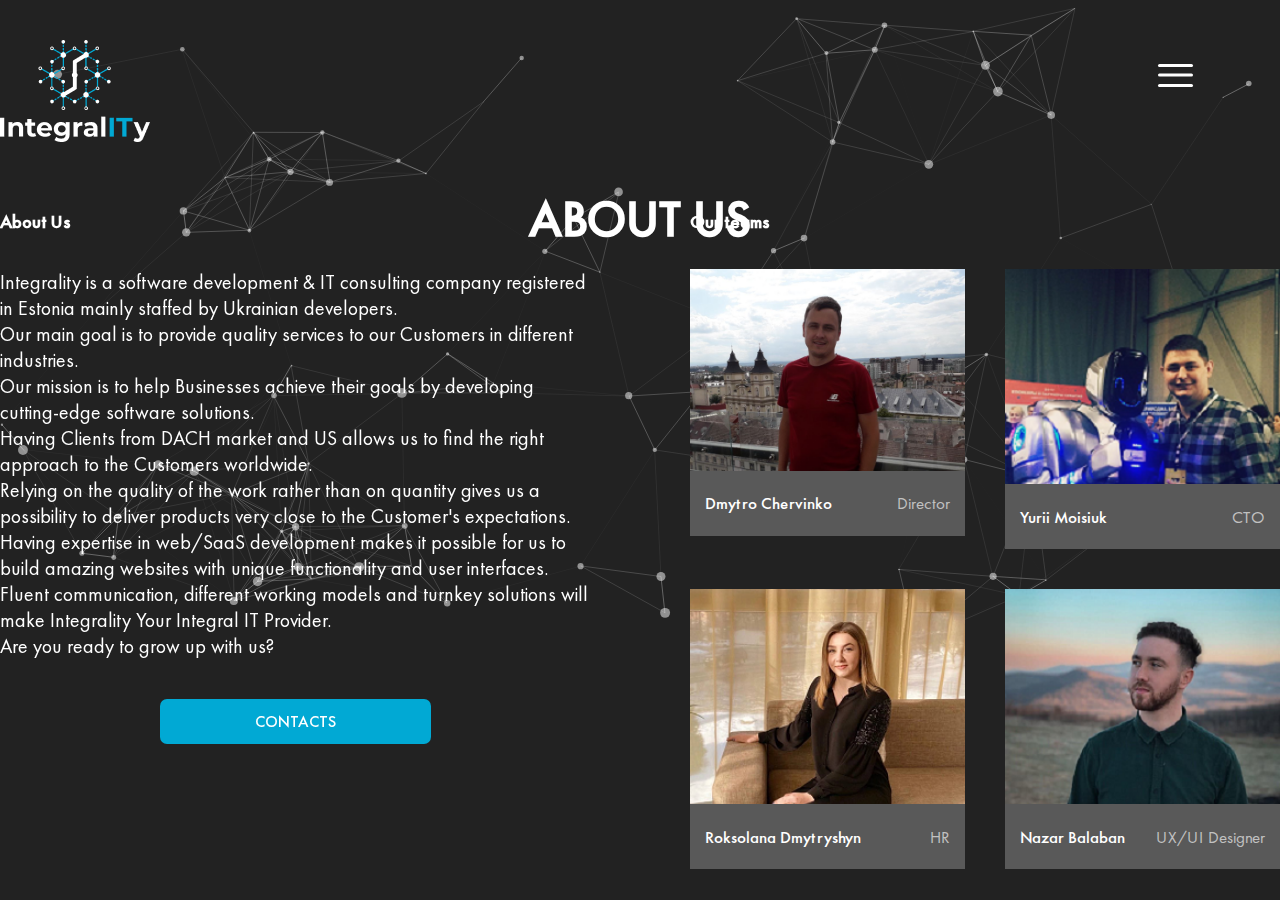
<file: about.html>
<!doctype html>
<html lang="en">
<head>
    <meta charset="utf-8">
    <meta name="viewport" content="width=device-width, initial-scale=1.0">
<link rel="icon" href="image/other/favicon.png" type="image/x-icon">
    <title>Integrality</title>
    <link href="https://cdn.jsdelivr.net/npm/bootstrap@5.0.2/dist/css/bootstrap.min.css" rel="stylesheet"
          integrity="sha384-EVSTQN3/azprG1Anm3QDgpJLIm9Nao0Yz1ztcQTwFspd3yD65VohhpuuCOmLASjC" crossorigin="anonymous">
    <link href="https://use.fontawesome.com/releases/v5.0.13/css/all.css" rel="stylesheet">
    <link rel="stylesheet" href="style/app.css">

</head>

<body>
<!--header start-->

<!-- particles.js container -->
<div id="particles-js"></div>
<div class="background"></div>
<header class="container-fluid">
    <div class="row">
        <div class="col-lg-2 col-md-3">
            <div class="nav-logo">
                <a href="vacancies.html">
                    <img src="image/other/logo.png" alt="">
                </a>
            </div>
        </div>
        <div class="col-lg-8 col-md-6 d-flex align-items-end justify-content-center title-wrapper">
            <h1 class="title">
                about us
            </h1>
        </div>
        <div class="col-lg-2  col-md-3">
            <div class="nav-toggle">
                <div class="nav-toggle-bar"></div>
            </div>
        </div>
        <nav id="nav" class="nav">
            <ul>
                <li class="nav-item"><a href="vacancies.html">Home Page</a></li>
                <li class="nav-item"><a href="about.html">About us</a></li>
                <li class="nav-item"><a href="portfolio.html">Portfolio</a></li>
                <li class="nav-item"><a href="404.html">Careers</a></li>
                <li class="nav-item"><a href="contacts.html">Contact us</a></li>
            </ul>
            <div class="nav-links">
               <a href="https://www.linkedin.com/company/integrality-oü/" class="nav-link">Ln</a>
            </div>
        </nav>
    </div>
</header>
<!--header end-->
<!--portfolio start-->
<main class="about">
    <div class="container-fluid">
        <div class="about-grid">
            <div class="about-history">
                <h3 class="about-history-title">
                    About Us
                </h3>
                <p class="about-history-text">
                    Integrality is a software development & IT consulting company registered in Estonia mainly staffed by Ukrainian developers.
                </p>
                <p class="about-history-text">
                    Our main goal is to provide quality services to our Customers in different industries.
                </p>
                <p class="about-history-text">
                    Our mission is to help Businesses achieve their goals by developing cutting-edge software solutions.
                </p>
                <p class="about-history-text">
                    Having Clients from DACH market and US allows us to find the right approach to the Customers worldwide.
                </p>
                <p class="about-history-text">
                    Relying on the quality of the work rather than on quantity gives us a possibility to deliver products very close to the Customer's expectations.
                </p>
                <p class="about-history-text">
                    Having expertise in web/SaaS development makes it possible for us to build amazing websites with unique functionality and user interfaces.
                </p>
                <p class="about-history-text">
                    Fluent communication, different working models and turnkey solutions will make Integrality Your Integral IT Provider.
                </p>
                <p class="about-history-text">
                    Are you ready to grow up with us?
                </p>
                <div class="btn-wrapper">
                    <a href="contacts.html"><div class="about-btn about-btn-1 uppercase">contacts</div></a>
                </div>
            </div>
            <div class="about-team-wrapper">
                <h3 class="about-history-title">
                    Our teams
                </h3>
                <div class="about-team-grid">
                    <div class="about-team-person">
                        <div class="person-img">
                            <img src="image/persons/person-1.png" alt="">
                            <div class="person-title">
                                <p class="person-name">Dmytro Chervinko</p>
                                <p class="person-role">Director</p>
                            </div>
                        </div>
                    </div>
                    <div class="about-team-person">
                        <div class="person-img">
                            <img src="image/persons/person-2.png" alt="">
                            <div class="person-title">
                                <p class="person-name">Yurii Moisiuk</p>
                                <p class="person-role">CTO</p>
                            </div>
                        </div>
                    </div>
                    <div class="about-team-person">
                        <div class="person-img">
                            <img src="image/persons/person-3.png" alt="">
                            <div class="person-title">
                                <p class="person-name">Roksolana Dmytryshyn</p>
                                <p class="person-role">HR</p>
                            </div>
                        </div>
                    </div>
                    <div class="about-team-person">
                        <div class="person-img">
                            <img src="image/persons/person-4.png" alt="">
                            <div class="person-title">
                                <p class="person-name">Nazar Balaban</p>
                                <p class="person-role">UX/UI Designer</p>
                            </div>
                        </div>
                    </div>
                </div>
                <div class="btn-wrapper">
                    <a href="team.html"><div class="about-btn about-btn-2 uppercase">contacts</div></a>
                </div>
            </div>

        </div>

    </div>
</main>
<!--portfolio end-->
</body>
<script src="https://ajax.googleapis.com/ajax/libs/jquery/3.5.1/jquery.min.js"></script>
<script src="https://cdn.jsdelivr.net/npm/bootstrap@5.0.2/dist/js/bootstrap.bundle.min.js"
        integrity="sha384-MrcW6ZMFYlzcLA8Nl+NtUVF0sA7MsXsP1UyJoMp4YLEuNSfAP+JcXn/tWtIaxVXM"
        crossorigin="anonymous"></script>
<script src="script/nav.js"></script>
<script src="script/background/particles.js"></script>
<script src="script/background/app.js"></script>
</html>
</file>
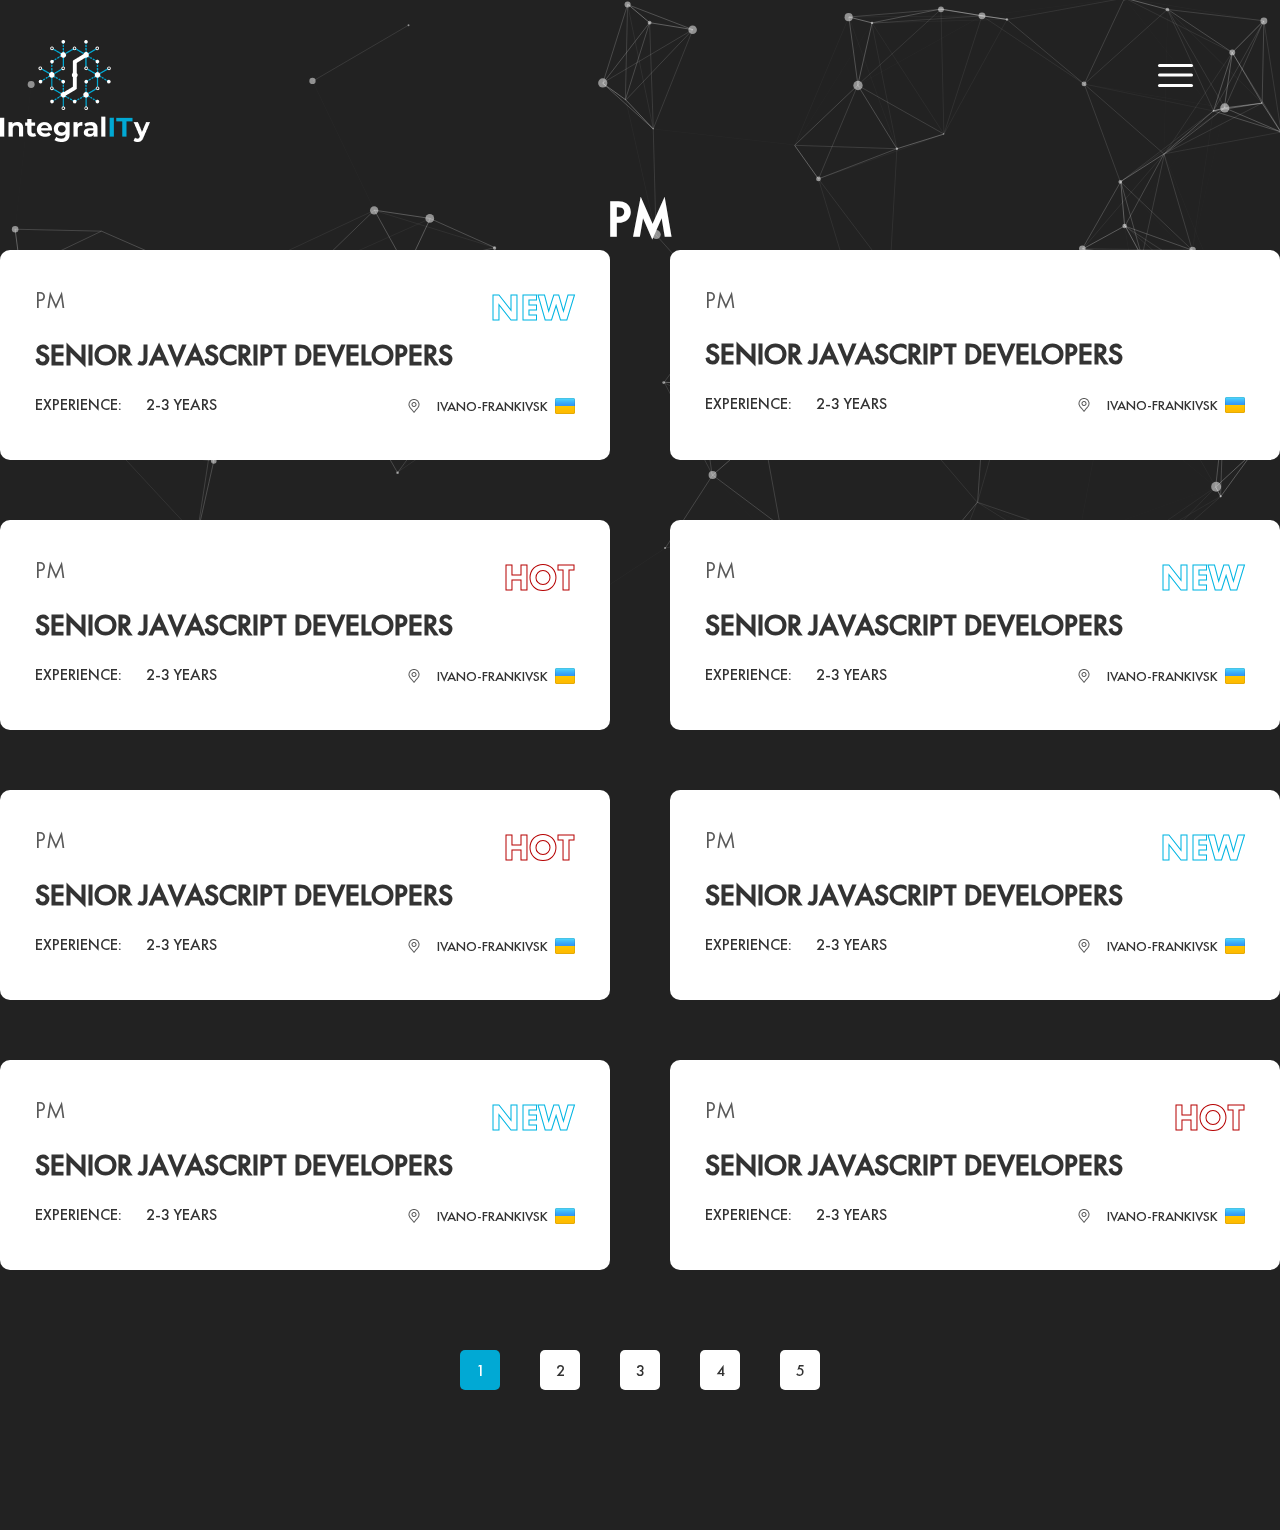
<file: careers.html>
<!doctype html>
<html lang="en">
<head>
    <meta charset="utf-8">
    <meta name="viewport" content="width=device-width, initial-scale=1.0">
<link rel="icon" href="image/other/favicon.png" type="image/x-icon">
    <title>Integrality</title>
    <link href="https://cdn.jsdelivr.net/npm/bootstrap@5.0.2/dist/css/bootstrap.min.css" rel="stylesheet"
          integrity="sha384-EVSTQN3/azprG1Anm3QDgpJLIm9Nao0Yz1ztcQTwFspd3yD65VohhpuuCOmLASjC" crossorigin="anonymous">
    <link href="https://use.fontawesome.com/releases/v5.0.13/css/all.css" rel="stylesheet">
    <link rel="stylesheet" href="style/app.css">

</head>

<body>
<!--header start-->

<!-- particles.js container -->
<div id="particles-js"></div>
<div class="background"></div>
<header class="container-fluid">
    <div class="row">
        <div class="col-lg-2 col-md-3">
            <div class="nav-logo">
                <a href="index.html">
                    <img src="image/other/logo.png" alt="">
                </a>
            </div>
        </div>
        <div class="col-lg-8 col-md-6 d-flex align-items-end justify-content-center title-wrapper">
            <h1 class="title">
                pm
            </h1>
        </div>
        <div class="col-lg-2  col-md-3">
            <div class="nav-toggle">
                <div class="nav-toggle-bar"></div>
            </div>
        </div>
        <nav id="nav" class="nav">
            <ul>
                <li class="nav-item"><a href="index.html">Home Page</a></li>
                <li class="nav-item"><a href="about.html">About us</a></li>
                <li class="nav-item"><a href="portfolio.html">Portfolio</a></li>
                <li class="nav-item"><a href="careers.html">Careers</a></li>
                <li class="nav-item"><a href="contacts.html">Contact us</a></li>
            </ul>
            <div class="nav-links">
                <a href="https://facebook.com/" class="nav-link">In</a>
                <a href="https://instagram.com/" class="nav-link">Fb</a>
                <a href="https://web.telegram.org/" class="nav-link">Tl</a>
            </div>
        </nav>
    </div>
</header>
<!--header end-->
<!--portfolio start-->
<main class="portfolio">
    <div class="container-fluid">
        <div class="grid-portfolio">
            <div class="item-portfolio uppercase">
                <div class="item-portfolio-header item-pm-header">
                    <h3 class="portfolio-header-title">PM</h3>
                    <p class="portfolio-header-badge badge-new">new</p>
                </div>
                <div class="pm-item">
                    <a href="detail.html">
                    <div class="portfolio-text-wrapper pm-text-wrapper">
                        <div class="pm-item-bottom">

                            <h4 class="portfolio-text-title pm-text-title">
                                Senior Javascript developers
                            </h4>
                        </div>
                        <div class="portfolio-bottom">
                            <div class="experience-wrapper">
                                <span class="experience"><i class="far fa-clock clock"></i> <span class="exp">Experience:</span> </span>
                                <span class="years">2-3 years</span>
                            </div>
                            <div class="geo-wrapper">
                                <img src="image/other/geo.png" class="pm-geo" alt="">
                                <p class="portfolio-city pm-city">ivano-frankivsk</p>
                                <img src="image/other/ua.png" width="20" alt="">
                            </div>
                        </div>
                    </div>
                    </a>
                </div>
            </div>
            <div class="item-portfolio uppercase">
                <a href="detail.html">
                <div class="item-portfolio-header item-pm-header">
                    <h3 class="portfolio-header-title">PM</h3>
                    <p class="portfolio-header-badge badge-new"></p>
                </div>
                <div class="pm-item">
                    <div class="portfolio-text-wrapper pm-text-wrapper">
                        <div class="pm-item-bottom">

                            <h4 class="portfolio-text-title pm-text-title">
                                Senior Javascript developers
                            </h4>
                        </div>
                        <div class="portfolio-bottom">
                            <div class="experience-wrapper">
                                <span class="experience"><i class="far fa-clock clock"></i> <span class="exp">Experience:</span> </span>
                                <span class="years">2-3 years</span>
                            </div>
                            <div class="geo-wrapper">
                                <img src="image/other/geo.png" class="pm-geo" alt="">
                                <p class="portfolio-city pm-city">ivano-frankivsk</p>
                                <img src="image/other/ua.png" width="20" alt="">
                            </div>
                        </div>
                    </div>
                </div>
                </a>
            </div>
            <div class="item-portfolio uppercase">
                <a href="detail.html">
                <div class="item-portfolio-header item-pm-header">
                    <h3 class="portfolio-header-title">PM</h3>
                    <p class="portfolio-header-badge badge-hot">hot</p>
                </div>
                <div class="pm-item">
                    <div class="portfolio-text-wrapper pm-text-wrapper">
                        <div class="pm-item-bottom">

                            <h4 class="portfolio-text-title pm-text-title">
                                Senior Javascript developers
                            </h4>
                        </div>
                        <div class="portfolio-bottom">
                            <div class="experience-wrapper">
                                <span class="experience"><i class="far fa-clock clock"></i> <span class="exp">Experience:</span> </span>
                                <span class="years">2-3 years</span>
                            </div>
                            <div class="geo-wrapper">
                                <img src="image/other/geo.png" class="pm-geo" alt="">
                                <p class="portfolio-city pm-city">ivano-frankivsk</p>
                                <img src="image/other/ua.png" width="20" alt="">
                            </div>
                        </div>
                    </div>
                </div>
                </a>
            </div>
            <div class="item-portfolio uppercase">
                <a href="detail.html">
                <div class="item-portfolio-header item-pm-header">
                    <h3 class="portfolio-header-title">PM</h3>
                    <p class="portfolio-header-badge badge-new">new</p>
                </div>
                <div class="pm-item">
                    <div class="portfolio-text-wrapper pm-text-wrapper">
                        <div class="pm-item-bottom">

                            <h4 class="portfolio-text-title pm-text-title">
                                Senior Javascript developers
                            </h4>
                        </div>
                        <div class="portfolio-bottom">
                            <div class="experience-wrapper">
                                <span class="experience"><i class="far fa-clock clock"></i> <span class="exp">Experience:</span> </span>
                                <span class="years">2-3 years</span>
                            </div>
                            <div class="geo-wrapper">
                                <img src="image/other/geo.png" class="pm-geo" alt="">
                                <p class="portfolio-city pm-city">ivano-frankivsk</p>
                                <img src="image/other/ua.png" width="20" alt="">
                            </div>
                        </div>
                    </div>
                </div>
                </a>
            </div>
            <div class="item-portfolio uppercase">
                <a href="detail.html">
                <div class="item-portfolio-header item-pm-header">
                    <h3 class="portfolio-header-title">PM</h3>
                    <p class="portfolio-header-badge badge-hot">hot</p>
                </div>
                <div class="pm-item">
                    <div class="portfolio-text-wrapper pm-text-wrapper">
                        <div class="pm-item-bottom">

                            <h4 class="portfolio-text-title pm-text-title">
                                Senior Javascript developers
                            </h4>
                        </div>
                        <div class="portfolio-bottom">
                            <div class="experience-wrapper">
                                <span class="experience"><i class="far fa-clock clock"></i> <span class="exp">Experience:</span> </span>
                                <span class="years">2-3 years</span>
                            </div>
                            <div class="geo-wrapper">
                                <img src="image/other/geo.png" class="pm-geo" alt="">
                                <p class="portfolio-city pm-city">ivano-frankivsk</p>
                                <img src="image/other/ua.png" width="20" alt="">
                            </div>
                        </div>
                    </div>
                </div>
                </a>
            </div>
            <div class="item-portfolio uppercase">
                <a href="detail.html">
                <div class="item-portfolio-header item-pm-header">
                    <h3 class="portfolio-header-title">PM</h3>
                    <p class="portfolio-header-badge badge-new">new</p>
                </div>
                <div class="pm-item">
                    <div class="portfolio-text-wrapper pm-text-wrapper">
                        <div class="pm-item-bottom">

                            <h4 class="portfolio-text-title pm-text-title">
                                Senior Javascript developers
                            </h4>
                        </div>
                        <div class="portfolio-bottom">
                            <div class="experience-wrapper">
                                <span class="experience"><i class="far fa-clock clock"></i> <span class="exp">Experience:</span> </span>
                                <span class="years">2-3 years</span>
                            </div>
                            <div class="geo-wrapper">
                                <img src="image/other/geo.png" class="pm-geo" alt="">
                                <p class="portfolio-city pm-city">ivano-frankivsk</p>
                                <img src="image/other/ua.png" width="20" alt="">
                            </div>
                        </div>
                    </div>
                </div>
                </a>
            </div>
            <div class="item-portfolio uppercase">
                <a href="detail.html">
                <div class="item-portfolio-header item-pm-header">
                    <h3 class="portfolio-header-title">PM</h3>
                    <p class="portfolio-header-badge badge-new">new</p>
                </div>
                <div class="pm-item">
                    <div class="portfolio-text-wrapper pm-text-wrapper">
                        <div class="pm-item-bottom">

                            <h4 class="portfolio-text-title pm-text-title">
                                Senior Javascript developers
                            </h4>
                        </div>
                        <div class="portfolio-bottom">
                            <div class="experience-wrapper">
                                <span class="experience"><i class="far fa-clock clock"></i> <span class="exp">Experience:</span> </span>
                                <span class="years">2-3 years</span>
                            </div>
                            <div class="geo-wrapper">
                                <img src="image/other/geo.png" class="pm-geo" alt="">
                                <p class="portfolio-city pm-city">ivano-frankivsk</p>
                                <img src="image/other/ua.png" width="20" alt="">
                            </div>
                        </div>
                    </div>
                </div>
                </a>
            </div>
            <div class="item-portfolio uppercase">
                <a href="detail.html">
                <div class="item-portfolio-header item-pm-header">
                    <h3 class="portfolio-header-title">PM</h3>
                    <p class="portfolio-header-badge badge-hot">hot</p>
                </div>
                <div class="pm-item">
                    <div class="portfolio-text-wrapper pm-text-wrapper">
                        <div class="pm-item-bottom">

                            <h4 class="portfolio-text-title pm-text-title">
                                Senior Javascript developers
                            </h4>
                        </div>
                        <div class="portfolio-bottom">
                            <div class="experience-wrapper">
                                <span class="experience"><i class="far fa-clock clock"></i> <span class="exp">Experience:</span> </span>
                                <span class="years">2-3 years</span>
                            </div>
                            <div class="geo-wrapper">
                                <img src="image/other/geo.png" class="pm-geo" alt="">
                                <p class="portfolio-city pm-city">ivano-frankivsk</p>
                                <img src="image/other/ua.png" width="20" alt="">
                            </div>
                        </div>
                    </div>
                </div>
                </a>
            </div>
        </div>
        <section class="pagination-wrapper">
            <ul class="pagination-items">
                <li class="pagination-item active">
                    <span class="pagination-item-link">1</span>
                </li>
                <li class="pagination-item"><a class="pagination-item-link" href="#">2</a></li>
                <li class="pagination-item"><a class="pagination-item-link" href="#">3</a></li>
                <li class="pagination-item"><a class="pagination-item-link" href="#">4</a></li>
                <li class="pagination-item"><a class="pagination-item-link" href="#">5</a></li>
            </ul>
        </section>
    </div>
</main>
<!--portfolio end-->
</body>
<script src="https://ajax.googleapis.com/ajax/libs/jquery/3.5.1/jquery.min.js"></script>
<script src="https://cdn.jsdelivr.net/npm/bootstrap@5.0.2/dist/js/bootstrap.bundle.min.js"
        integrity="sha384-MrcW6ZMFYlzcLA8Nl+NtUVF0sA7MsXsP1UyJoMp4YLEuNSfAP+JcXn/tWtIaxVXM"
        crossorigin="anonymous"></script>
<script src="script/nav.js"></script>
<script src="script/background/particles.js"></script>
<script src="script/background/app.js"></script>
</html>
</file>
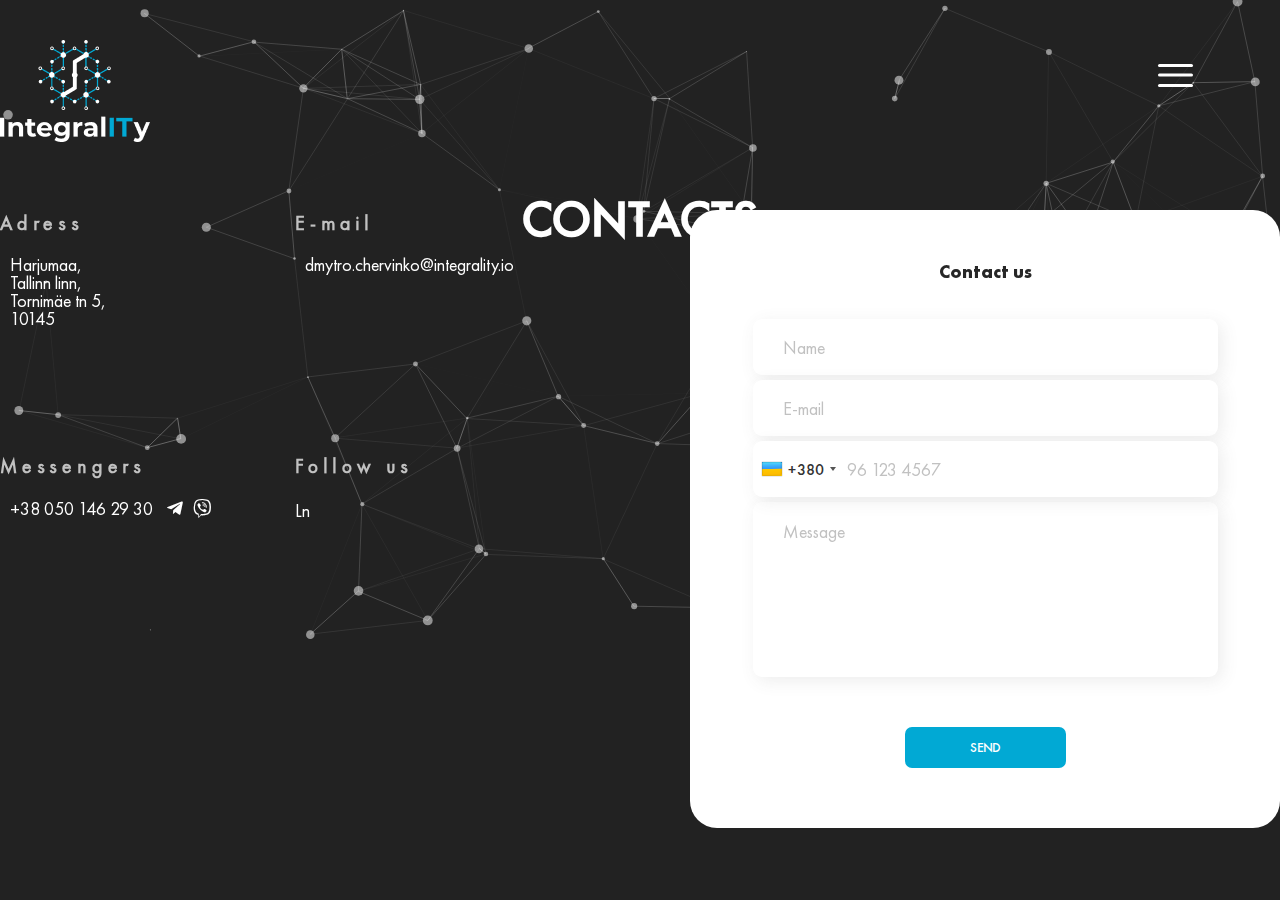
<file: contacts.html>
<!doctype html>
<html lang="en">
<head>
    <meta charset="utf-8">
    <meta name="viewport" content="width=device-width, initial-scale=1.0">

    <link rel="icon" href="image/other/favicon.png" type="image/x-icon">
    <title>Integrality</title>
    <link href="https://cdn.jsdelivr.net/npm/bootstrap@5.0.2/dist/css/bootstrap.min.css" rel="stylesheet"
          integrity="sha384-EVSTQN3/azprG1Anm3QDgpJLIm9Nao0Yz1ztcQTwFspd3yD65VohhpuuCOmLASjC" crossorigin="anonymous">
    <link href="https://use.fontawesome.com/releases/v5.0.13/css/all.css" rel="stylesheet">
    <link rel="stylesheet" href="style/app.css">
    <link href="style/intlTelInput.css" rel="stylesheet">

</head>

<body>
<!--header start-->

<!-- particles.js container -->
<div id="particles-js"></div>
<div class="background"></div>
<header class="container-fluid">
    <div class="row">
        <div class="col-lg-2 col-md-3">
            <div class="nav-logo">

                <a href="vacancies.html">
                    <img src="image/other/logo.png" alt="">
                </a>
            </div>
        </div>
        <div class="col-lg-8 col-md-6 d-flex align-items-end justify-content-center title-wrapper">
            <h1 class="title">
                contacts
            </h1>
        </div>
        <div class="col-lg-2  col-md-3">
            <div class="nav-toggle">
                <div class="nav-toggle-bar"></div>
            </div>
        </div>
        <nav id="nav" class="nav">
            <ul>
                <li class="nav-item"><a href="vacancies.html">Home Page</a></li>
                <li class="nav-item"><a href="about.html">About us</a></li>
                <li class="nav-item"><a href="portfolio.html">Portfolio</a></li>
                <li class="nav-item"><a href="404.html">Careers</a></li>
                <li class="nav-item"><a href="contacts.html">Contact us</a></li>
            </ul>
            <div class="nav-links">
                <a href="https://www.linkedin.com/company/integrality-oü/" class="nav-link">Ln</a>
              
            </div>
        </nav>
    </div>
</header>
<!--header end-->
<!--portfolio start-->
<main class="about">
    <div class="container-fluid">
        <div class="contacts-grid">
            <div class="contacts-item-wrapper">
                <div class="contacts-item">
                    <h5 class="contacts-title">Adress</h5>
                    <p class="contacts-description">
                        Harjumaa, <br> Tallinn linn,<br> Tornimäe tn 5,<br> 10145
                    </p>
                </div>
                <div class="contacts-item">
                    <h5 class="contacts-title">E-mail</h5>
                    <p class="contacts-description">
                        dmytro.chervinko@integrality.io <br><br>
                    </p>
                </div>
                <div class="contacts-item">
                    <h5 class="contacts-title">Messengers</h5>
                    <p class="contacts-description">
                        +38 050 146 29 30 <i class="fab fa-telegram-plane"></i><i class="fab fa-viber"></i><br> <br>
                    </p>
                </div>
                <div class="contacts-item">
                    <h5 class="contacts-title">Follow us</h5>
                    <p class="contacts-description">
                    <div class="nav-links contacts-links">
                        <a href="https://www.linkedin.com/company/integrality-oü/" class="nav-link contacts-link">Ln</a>
                    </div>
                    </p>
                </div>
            </div>
            <div class="contacts-form-wrapper">

                <div class="form-wrapper">
                    <h3 class="about-history-title contacts-history-title">
                        Contact us
                    </h3>
                    <form name="contacts_form" class="contacts-form">
                        <div class="mb-3" id="name">
                            <input type="text" id="nameInput" onchange="validateName(this)" class="contacts-input"
                                   placeholder="Name"
                                   name="name">
                        </div>
                        <div class="mb-3" id="email">
                            <input type="email" id="emailInput" class="contacts-input" onchange="validateEmail(this)"
                                   placeholder="E-mail" name="email">
                        </div>
                        <div class="mb-3">
                            <input id="phone" class="contacts-input" onchange="validatePhone(this)" type="number">
                            <span id="valid-msg" class="hide">✓ Valid</span>
                            <span id="error-msg" class="hide"></span>
                        </div>
                        <div class="mb-3">
                            <textarea class="contacts-input contacts-textarea" id="area" placeholder="Message"
                                      onchange="validateArea(this)" name="area"></textarea>
                        </div>
                        <div class="btn-wrapper">
                            <button type="submit" class="about-btn  contacts-btn uppercase">send</button>
                        </div>
                    </form>

                </div>
            </div>

        </div>

    </div>
</main>
<!--portfolio end-->
</body>
<script src="https://ajax.googleapis.com/ajax/libs/jquery/3.5.1/jquery.min.js"></script>
<script src="https://cdn.jsdelivr.net/npm/bootstrap@5.0.2/dist/js/bootstrap.bundle.min.js"
        integrity="sha384-MrcW6ZMFYlzcLA8Nl+NtUVF0sA7MsXsP1UyJoMp4YLEuNSfAP+JcXn/tWtIaxVXM"
        crossorigin="anonymous"></script>
<script src="script/nav.js"></script>
<script src="script/background/particles.js"></script>
<script src="script/background/app.js"></script>
<script src="script/Validation/phoneValidation/intlTelInput.js"></script>
<script src="script/Validation/validation.js"></script>

<script>


</script>

</html>
</file>
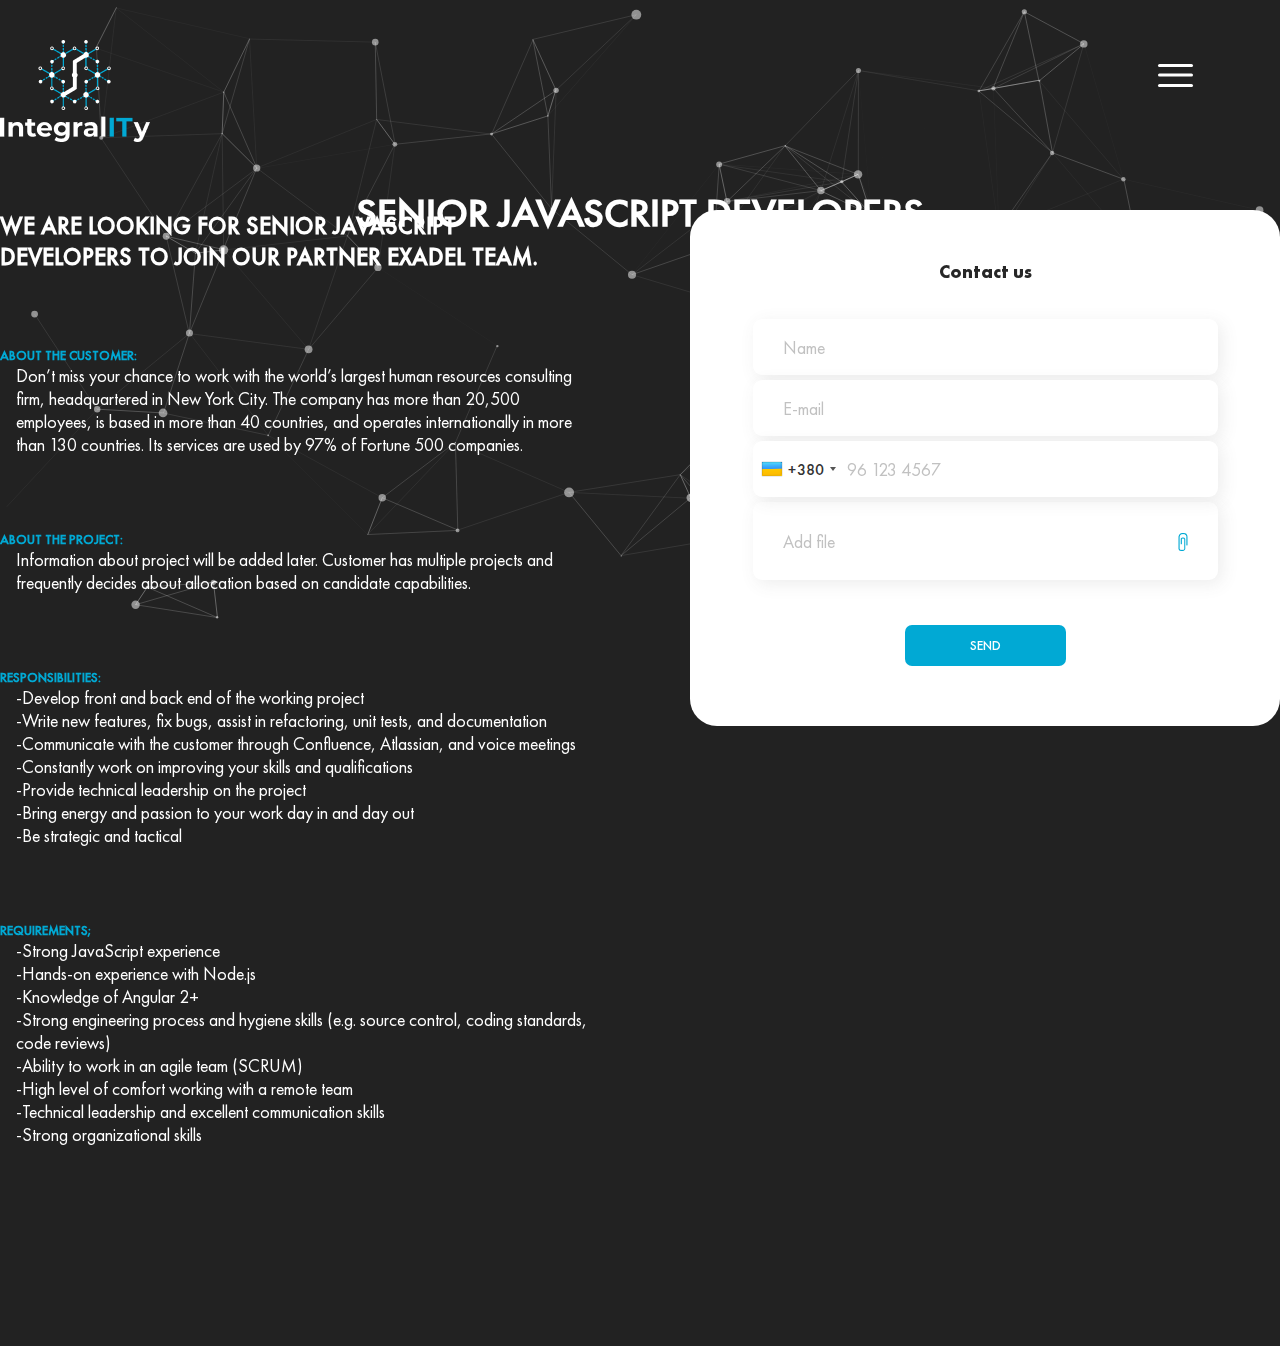
<file: detail.html>
<!doctype html>
<html lang="en">
<head>
    <meta charset="utf-8">
    <meta name="viewport" content="width=device-width, initial-scale=1.0">
    <link rel="icon" href="image/other/favicon.png" type="image/x-icon">
    <title>Integrality</title>
    <link href="https://cdn.jsdelivr.net/npm/bootstrap@5.0.2/dist/css/bootstrap.min.css" rel="stylesheet"
          integrity="sha384-EVSTQN3/azprG1Anm3QDgpJLIm9Nao0Yz1ztcQTwFspd3yD65VohhpuuCOmLASjC" crossorigin="anonymous">
    <link href="https://use.fontawesome.com/releases/v5.0.13/css/all.css" rel="stylesheet">
    <link rel="stylesheet" href="style/app.css">
    <link href="style/intlTelInput.css" rel="stylesheet">

</head>

<body>
<!--header start-->

<!-- particles.js container -->
<div id="particles-js"></div>
<div class="background"></div>
<header class="container-fluid">
    <div class="row">
        <div class="col-lg-2 col-md-3">
            <div class="nav-logo">
                <a href="vacancies.html">
                    <img src="image/other/logo.png" alt="">
                </a>
            </div>
        </div>
        <div class="col-lg-8 col-md-6 d-flex align-items-end justify-content-center title-wrapper">
            <h1 class="title detail-main-title">
                Senior Javascript developers
            </h1>
        </div>
        <div class="col-lg-2  col-md-3">
            <div class="nav-toggle">
                <div class="nav-toggle-bar"></div>
            </div>
        </div>
        <nav id="nav" class="nav">
            <ul>
                <li class="nav-item"><a href="vacancies.html">Home Page</a></li>
                <li class="nav-item"><a href="about.html">About us</a></li>
                <li class="nav-item"><a href="portfolio.html">Portfolio</a></li>
                <li class="nav-item"><a href="404.html">Careers</a></li>
                <li class="nav-item"><a href="contacts.html">Contact us</a></li>
            </ul>
            <div class="nav-links">
                <a href="https://facebook.com/" class="nav-link">In</a>
                <a href="https://instagram.com/" class="nav-link">Fb</a>
                <a href="https://web.telegram.org/" class="nav-link">Tl</a>
            </div>
        </nav>
    </div>
</header>
<!--header end-->
<!--portfolio start-->
<main class="detail">
    <div class="container-fluid">
        <div class="contacts-grid">
            <div class="detail-about-wrapper">
                <h4 class="detail-title">
                    We are looking for Senior Javascript developers to join our partner Exadel team.
                </h4>
                <h5 class="detail-desc-title">About the Customer:</h5>
                <ul class="detail-desc">
                    <li>Don’t miss your chance to work with the world’s largest human resources consulting firm,
                        headquartered in New York City. The company has more than 20,500 employees, is based in more
                        than 40 countries, and operates internationally in more than 130 countries. Its services are
                        used by 97% of Fortune 500 companies.
                    </li>
                </ul>
                <h5 class="detail-desc-title">About the Project:</h5>
                <ul class="detail-desc">
                    <li>Information about project will be added later. Customer has multiple projects and frequently
                        decides about allocation based on candidate capabilities.
                    </li>
                </ul>
                <h5 class="detail-desc-title">Responsibilities:</h5>
                <ul class="detail-desc">
                    <li>-Develop front and back end of the working project</li>
                    <li>-Write new features, fix bugs, assist in refactoring, unit tests, and documentation</li>
                    <li>-Communicate with the customer through Confluence, Atlassian, and voice meetings</li>
                    <li>-Constantly work on improving your skills and qualifications</li>
                    <li>-Provide technical leadership on the project</li>
                    <li>-Bring energy and passion to your work day in and day out</li>
                    <li>-Be strategic and tactical</li>
                </ul>
                <h5 class="detail-desc-title">REquirements;</h5>
                <ul class="detail-desc">
                    <li>-Strong JavaScript experience</li>
                    <li>-Hands-on experience with Node.js</li>
                    <li>-Knowledge of Angular 2+</li>
                    <li>-Strong engineering process and hygiene skills (e.g. source control, coding standards, code
                        reviews)
                    </li>
                    <li>-Ability to work in an agile team (SCRUM)</li>
                    <li>-High level of comfort working with a remote team</li>
                    <li>-Technical leadership and excellent communication skills</li>
                    <li>-Strong organizational skills</li>
                </ul>

            </div>
            <div class="contacts-form-wrapper">
                <div class="form-wrapper">
                    <h3 class="about-history-title contacts-history-title">
                        Contact us
                    </h3>
                    <form name="contacts_form" class="contacts-form">
                        <div class="mb-3" id="name">
                            <input type="text" id="nameInput" onchange="validateName(this)" class="contacts-input"
                                   placeholder="Name"
                                   name="name">
                        </div>
                        <div class="mb-3" id="email">
                            <input type="email" id="emailInput" class="contacts-input" onchange="validateEmail(this)"
                                   placeholder="E-mail" name="email">
                        </div>
                        <div class="mb-3">
                            <input id="phone" class="contacts-input" onchange="validatePhone(this)" type="number">
                            <span id="valid-msg" class="hide">✓ Valid</span>
                            <span id="error-msg" class="hide"></span>
                        </div>
                        <div class="mb-3" id="file">
                            <input type="file" id="actual-btn" accept=".rtf, .doc, .docx, .pdf, .odt, .txt" name="file"
                                   hidden/>
                            <div class="file-wrapper contacts-input" id="detailFile">
                                <span id="file-chosen">Add file</span>
                                <label class="fileLabel" for="actual-btn"><img src="image/other/clip.png" height="18"
                                                                               alt="Add File"></label>
                            </div>
                        </div>
                        <div class="mb-3 hide" id="fileLink">
                            <input type="text" id="fileLinkInput" class="contacts-input"
                                   onchange="validateFileLink(this)"
                                   placeholder="Portfolio link" >
                        </div>
                        <div class="btn-wrapper">
                            <button type="submit" class="about-btn  contacts-btn uppercase">send</button>
                        </div>
                    </form>
                </div>
            </div>
        </div>
    </div>
</main>
<!--portfolio end-->
</body>
<script src="https://ajax.googleapis.com/ajax/libs/jquery/3.5.1/jquery.min.js"></script>
<script src="https://cdn.jsdelivr.net/npm/bootstrap@5.0.2/dist/js/bootstrap.bundle.min.js"
        integrity="sha384-MrcW6ZMFYlzcLA8Nl+NtUVF0sA7MsXsP1UyJoMp4YLEuNSfAP+JcXn/tWtIaxVXM"
        crossorigin="anonymous"></script>
<script src="script/nav.js"></script>
<script src="script/background/particles.js"></script>
<script src="script/background/app.js"></script>
<script src="script/Validation/phoneValidation/intlTelInput.js"></script>
<script src="script/Validation/validation.js"></script>

<script>


</script>

</html>
</file>
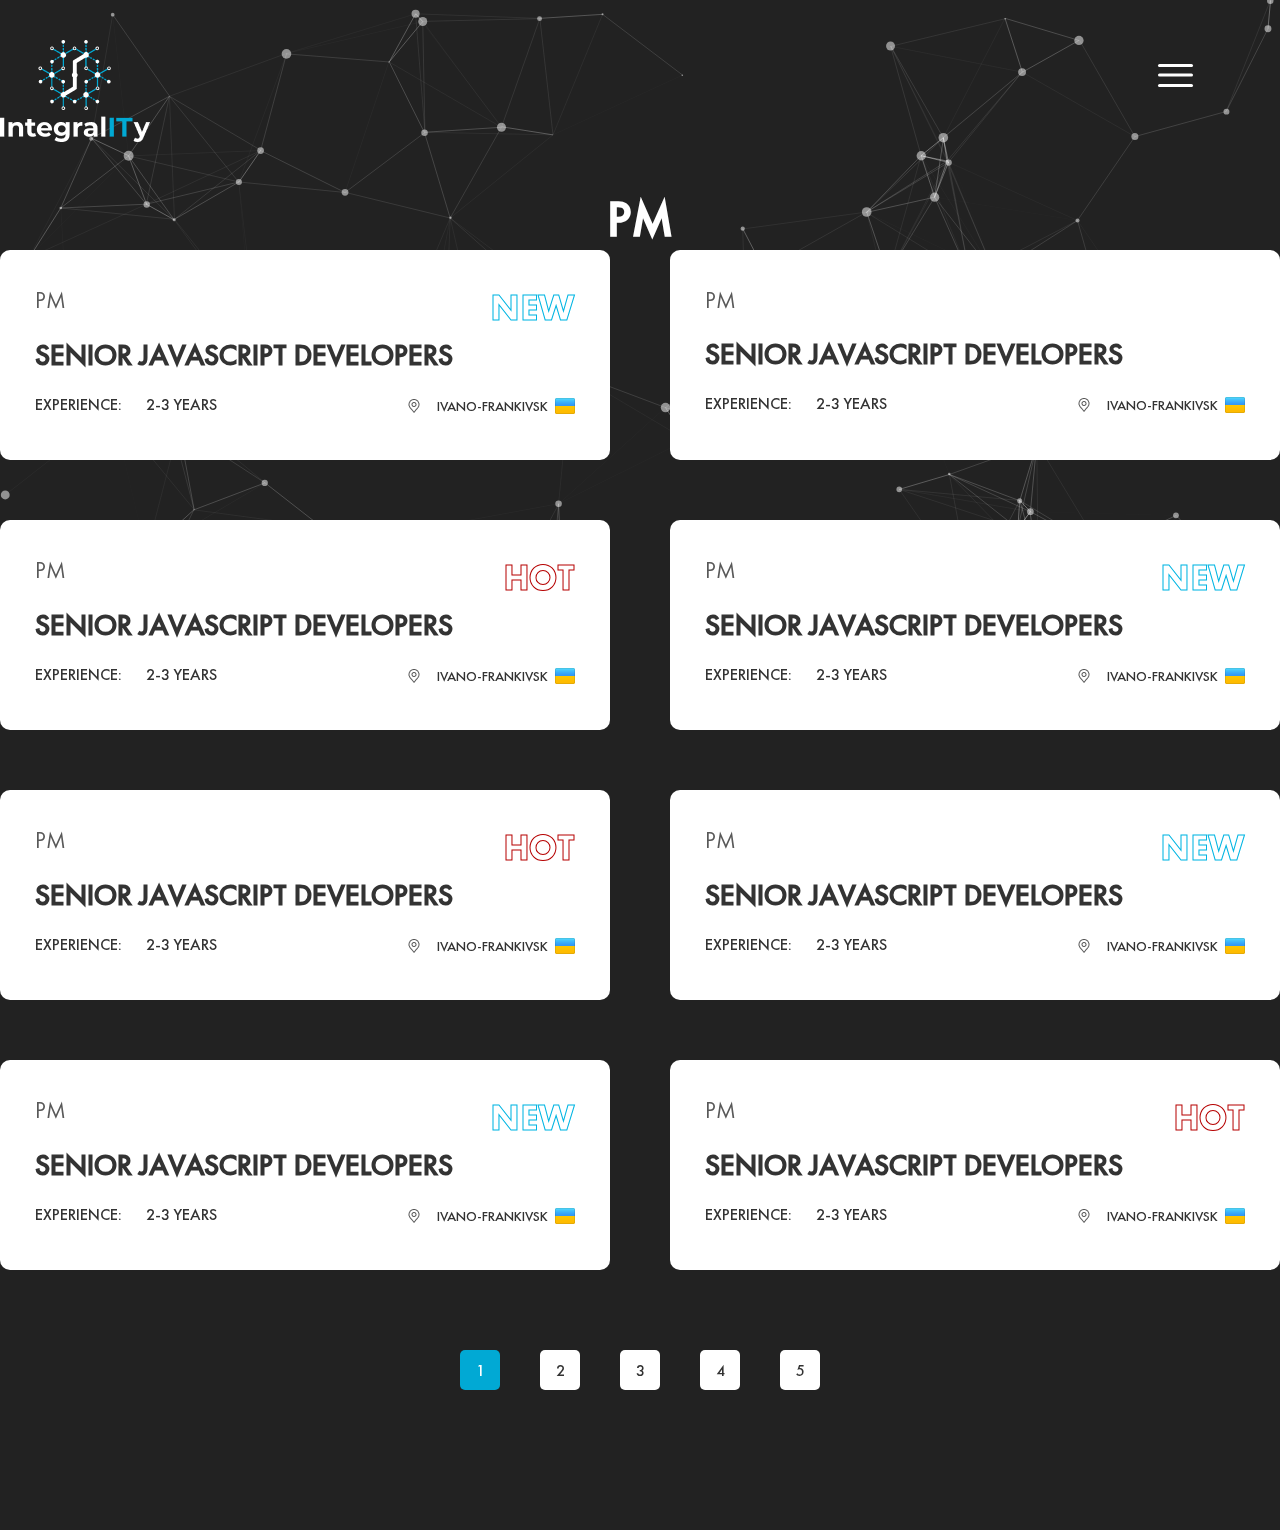
<file: pm.html>
<!doctype html>
<html lang="en">
<head>
    <meta charset="utf-8">
    <meta name="viewport" content="width=device-width, initial-scale=1.0">
<link rel="icon" href="image/other/favicon.png" type="image/x-icon">
    <title>Integrality</title>
    <link href="https://cdn.jsdelivr.net/npm/bootstrap@5.0.2/dist/css/bootstrap.min.css" rel="stylesheet"
          integrity="sha384-EVSTQN3/azprG1Anm3QDgpJLIm9Nao0Yz1ztcQTwFspd3yD65VohhpuuCOmLASjC" crossorigin="anonymous">
    <link href="https://use.fontawesome.com/releases/v5.0.13/css/all.css" rel="stylesheet">
    <link rel="stylesheet" href="style/app.css">

</head>

<body>
<!--header start-->

<!-- particles.js container -->
<div id="particles-js"></div>
<div class="background"></div>
<header class="container-fluid">
    <div class="row">
        <div class="col-lg-2 col-md-3">
            <div class="nav-logo">
                <a href="index.html">
                    <img src="image/other/logo.png" alt="">
                </a>
            </div>
        </div>
        <div class="col-lg-8 col-md-6 d-flex align-items-end justify-content-center title-wrapper">
            <h1 class="title">
                pm
            </h1>
        </div>
        <div class="col-lg-2  col-md-3">
            <div class="nav-toggle">
                <div class="nav-toggle-bar"></div>
            </div>
        </div>
        <nav id="nav" class="nav">
            <ul>
                <li class="nav-item"><a href="index.html">Home Page</a></li>
                <li class="nav-item"><a href="about.html">About us</a></li>
                <li class="nav-item"><a href="portfolio.html">Portfolio</a></li>
                <li class="nav-item"><a href="pm.html">Careers</a></li>
                <li class="nav-item"><a href="contacts.html">Contact us</a></li>
            </ul>
            <div class="nav-links">
                <a href="https://facebook.com/" class="nav-link">In</a>
                <a href="https://instagram.com/" class="nav-link">Fb</a>
                <a href="https://web.telegram.org/" class="nav-link">Tl</a>
            </div>
        </nav>
    </div>
</header>
<!--header end-->
<!--portfolio start-->
<main class="portfolio">
    <div class="container-fluid">
        <div class="grid-portfolio">
            <div class="item-portfolio uppercase">
                <div class="item-portfolio-header item-pm-header">
                    <h3 class="portfolio-header-title">PM</h3>
                    <p class="portfolio-header-badge badge-new">new</p>
                </div>
                <div class="pm-item">
                    <div class="portfolio-text-wrapper pm-text-wrapper">
                        <div class="pm-item-bottom">

                            <h4 class="portfolio-text-title pm-text-title">
                                Senior Javascript developers
                            </h4>
                        </div>
                        <div class="portfolio-bottom">
                            <div class="experience-wrapper">
                                <span class="experience"><i class="far fa-clock clock"></i> <span class="exp">Experience:</span> </span>
                                <span class="years">2-3 years</span>
                            </div>
                            <div class="geo-wrapper">
                                <img src="image/other/geo.png" class="pm-geo" alt="">
                                <p class="portfolio-city pm-city">ivano-frankivsk</p>
                                <img src="image/other/ua.png" width="20" alt="" class="country-img">
                            </div>
                        </div>
                    </div>
                </div>
            </div>
            <div class="item-portfolio uppercase">
                <div class="item-portfolio-header item-pm-header">
                    <h3 class="portfolio-header-title">PM</h3>
                    <p class="portfolio-header-badge badge-new"></p>
                </div>
                <div class="pm-item">
                    <div class="portfolio-text-wrapper pm-text-wrapper">
                        <div class="pm-item-bottom">

                            <h4 class="portfolio-text-title pm-text-title">
                                Senior Javascript developers
                            </h4>
                        </div>
                        <div class="portfolio-bottom">
                            <div class="experience-wrapper">
                                <span class="experience"><i class="far fa-clock clock"></i> <span class="exp">Experience:</span> </span>
                                <span class="years">2-3 years</span>
                            </div>
                            <div class="geo-wrapper">
                                <img src="image/other/geo.png" class="pm-geo" alt="">
                                <p class="portfolio-city pm-city">ivano-frankivsk</p>
                                <img src="image/other/ua.png" width="20" alt="">
                            </div>
                        </div>
                    </div>
                </div>
            </div>
            <div class="item-portfolio uppercase">
                <div class="item-portfolio-header item-pm-header">
                    <h3 class="portfolio-header-title">PM</h3>
                    <p class="portfolio-header-badge badge-hot">hot</p>
                </div>
                <div class="pm-item">
                    <div class="portfolio-text-wrapper pm-text-wrapper">
                        <div class="pm-item-bottom">

                            <h4 class="portfolio-text-title pm-text-title">
                                Senior Javascript developers
                            </h4>
                        </div>
                        <div class="portfolio-bottom">
                            <div class="experience-wrapper">
                                <span class="experience"><i class="far fa-clock clock"></i> <span class="exp">Experience:</span> </span>
                                <span class="years">2-3 years</span>
                            </div>
                            <div class="geo-wrapper">
                                <img src="image/other/geo.png" class="pm-geo" alt="">
                                <p class="portfolio-city pm-city">ivano-frankivsk</p>
                                <img src="image/other/ua.png" width="20" alt="">
                            </div>
                        </div>
                    </div>
                </div>
            </div>
            <div class="item-portfolio uppercase">
                <div class="item-portfolio-header item-pm-header">
                    <h3 class="portfolio-header-title">PM</h3>
                    <p class="portfolio-header-badge badge-new">new</p>
                </div>
                <div class="pm-item">
                    <div class="portfolio-text-wrapper pm-text-wrapper">
                        <div class="pm-item-bottom">

                            <h4 class="portfolio-text-title pm-text-title">
                                Senior Javascript developers
                            </h4>
                        </div>
                        <div class="portfolio-bottom">
                            <div class="experience-wrapper">
                                <span class="experience"><i class="far fa-clock clock"></i> <span class="exp">Experience:</span> </span>
                                <span class="years">2-3 years</span>
                            </div>
                            <div class="geo-wrapper">
                                <img src="image/other/geo.png" class="pm-geo" alt="">
                                <p class="portfolio-city pm-city">ivano-frankivsk</p>
                                <img src="image/other/ua.png" width="20" alt="">
                            </div>
                        </div>
                    </div>
                </div>
            </div>
            <div class="item-portfolio uppercase">
                <div class="item-portfolio-header item-pm-header">
                    <h3 class="portfolio-header-title">PM</h3>
                    <p class="portfolio-header-badge badge-hot">hot</p>
                </div>
                <div class="pm-item">
                    <div class="portfolio-text-wrapper pm-text-wrapper">
                        <div class="pm-item-bottom">

                            <h4 class="portfolio-text-title pm-text-title">
                                Senior Javascript developers
                            </h4>
                        </div>
                        <div class="portfolio-bottom">
                            <div class="experience-wrapper">
                                <span class="experience"><i class="far fa-clock clock"></i> <span class="exp">Experience:</span> </span>
                                <span class="years">2-3 years</span>
                            </div>
                            <div class="geo-wrapper">
                                <img src="image/other/geo.png" class="pm-geo" alt="">
                                <p class="portfolio-city pm-city">ivano-frankivsk</p>
                                <img src="image/other/ua.png" width="20" alt="">
                            </div>
                        </div>
                    </div>
                </div>
            </div>
            <div class="item-portfolio uppercase">
                <div class="item-portfolio-header item-pm-header">
                    <h3 class="portfolio-header-title">PM</h3>
                    <p class="portfolio-header-badge badge-new">new</p>
                </div>
                <div class="pm-item">
                    <div class="portfolio-text-wrapper pm-text-wrapper">
                        <div class="pm-item-bottom">

                            <h4 class="portfolio-text-title pm-text-title">
                                Senior Javascript developers
                            </h4>
                        </div>
                        <div class="portfolio-bottom">
                            <div class="experience-wrapper">
                                <span class="experience"><i class="far fa-clock clock"></i> <span class="exp">Experience:</span> </span>
                                <span class="years">2-3 years</span>
                            </div>
                            <div class="geo-wrapper">
                                <img src="image/other/geo.png" class="pm-geo" alt="">
                                <p class="portfolio-city pm-city">ivano-frankivsk</p>
                                <img src="image/other/ua.png" width="20" alt="">
                            </div>
                        </div>
                    </div>
                </div>
            </div>
            <div class="item-portfolio uppercase">
                <div class="item-portfolio-header item-pm-header">
                    <h3 class="portfolio-header-title">PM</h3>
                    <p class="portfolio-header-badge badge-new">new</p>
                </div>
                <div class="pm-item">
                    <div class="portfolio-text-wrapper pm-text-wrapper">
                        <div class="pm-item-bottom">

                            <h4 class="portfolio-text-title pm-text-title">
                                Senior Javascript developers
                            </h4>
                        </div>
                        <div class="portfolio-bottom">
                            <div class="experience-wrapper">
                                <span class="experience"><i class="far fa-clock clock"></i> <span class="exp">Experience:</span> </span>
                                <span class="years">2-3 years</span>
                            </div>
                            <div class="geo-wrapper">
                                <img src="image/other/geo.png" class="pm-geo" alt="">
                                <p class="portfolio-city pm-city">ivano-frankivsk</p>
                                <img src="image/other/ua.png" width="20" alt="">
                            </div>
                        </div>
                    </div>
                </div>
            </div>
            <div class="item-portfolio uppercase">
                <div class="item-portfolio-header item-pm-header">
                    <h3 class="portfolio-header-title">PM</h3>
                    <p class="portfolio-header-badge badge-hot">hot</p>
                </div>
                <div class="pm-item">
                    <div class="portfolio-text-wrapper pm-text-wrapper">
                        <div class="pm-item-bottom">

                            <h4 class="portfolio-text-title pm-text-title">
                                Senior Javascript developers
                            </h4>
                        </div>
                        <div class="portfolio-bottom">
                            <div class="experience-wrapper">
                                <span class="experience"><i class="far fa-clock clock"></i> <span class="exp">Experience:</span> </span>
                                <span class="years">2-3 years</span>
                            </div>
                            <div class="geo-wrapper">
                                <img src="image/other/geo.png" class="pm-geo" alt="">
                                <p class="portfolio-city pm-city">ivano-frankivsk</p>
                                <img src="image/other/ua.png" width="20" alt="">
                            </div>
                        </div>
                    </div>
                </div>
            </div>
        </div>
        <section class="pagination-wrapper">
            <ul class="pagination-items">
                <li class="pagination-item active">
                    <span class="pagination-item-link">1</span>
                </li>
                <li class="pagination-item"><a class="pagination-item-link" href="#">2</a></li>
                <li class="pagination-item"><a class="pagination-item-link" href="#">3</a></li>
                <li class="pagination-item"><a class="pagination-item-link" href="#">4</a></li>
                <li class="pagination-item"><a class="pagination-item-link" href="#">5</a></li>
            </ul>
        </section>
    </div>
</main>
<!--portfolio end-->
</body>
<script src="https://ajax.googleapis.com/ajax/libs/jquery/3.5.1/jquery.min.js"></script>
<script src="https://cdn.jsdelivr.net/npm/bootstrap@5.0.2/dist/js/bootstrap.bundle.min.js"
        integrity="sha384-MrcW6ZMFYlzcLA8Nl+NtUVF0sA7MsXsP1UyJoMp4YLEuNSfAP+JcXn/tWtIaxVXM"
        crossorigin="anonymous"></script>
<script src="script/nav.js"></script>
<script src="script/background/particles.js"></script>
<script src="script/background/app.js"></script>
</html>
</file>
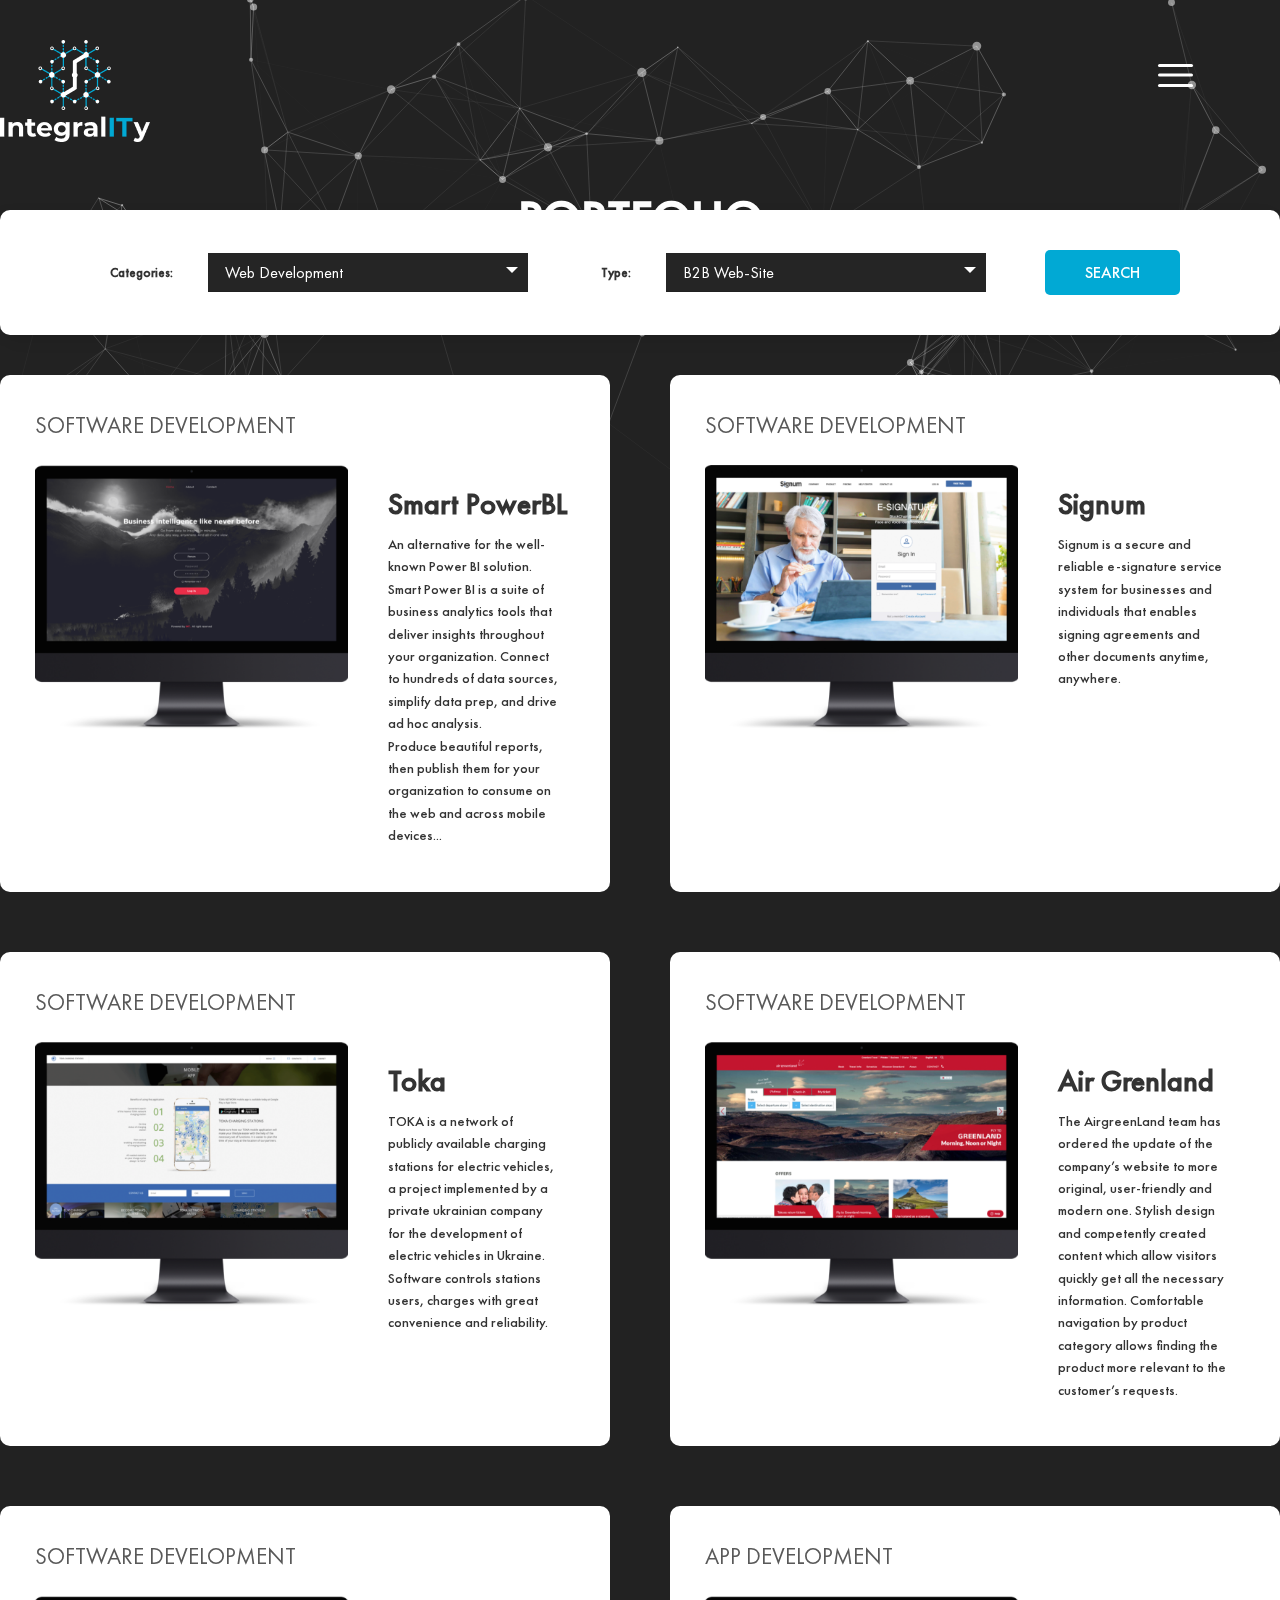
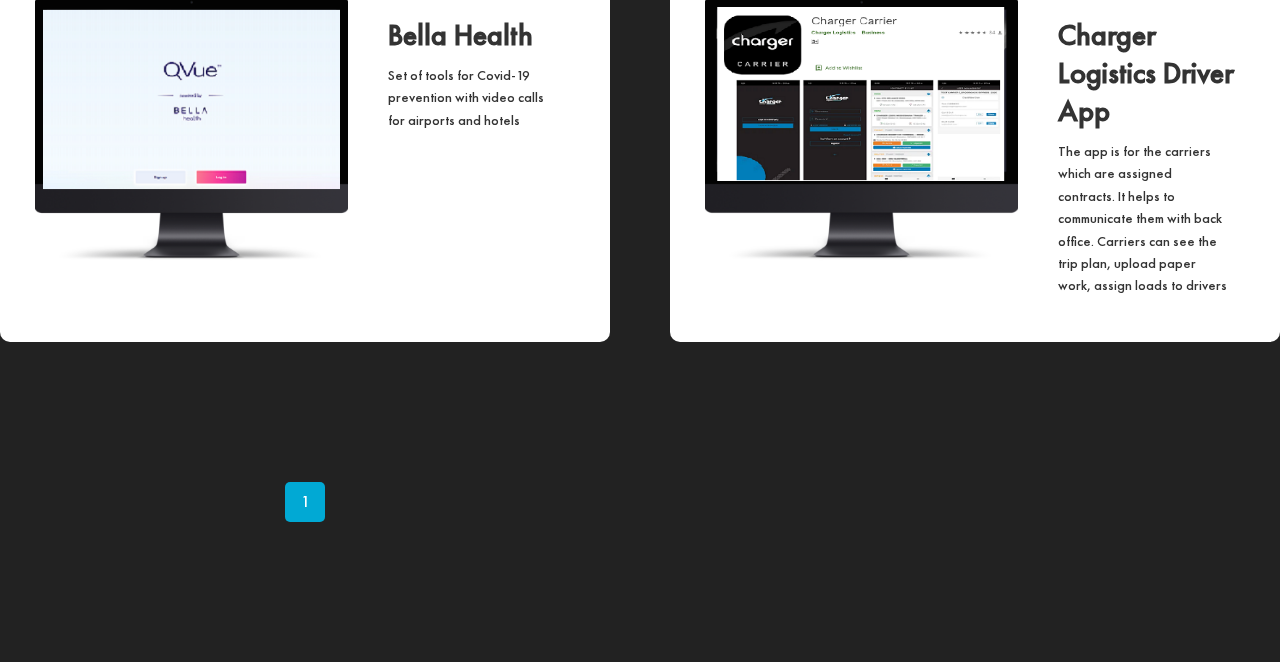
<file: portfolio.html>
<!doctype html>
<html lang="en">
<head>
    <meta charset="utf-8">
    <meta name="viewport" content="width=device-width, initial-scale=1.0">
    <link rel="icon" href="image/other/favicon.png" type="image/x-icon">
    <title>Integrality</title>
    <link href="https://cdn.jsdelivr.net/npm/bootstrap@5.0.2/dist/css/bootstrap.min.css" rel="stylesheet"
          integrity="sha384-EVSTQN3/azprG1Anm3QDgpJLIm9Nao0Yz1ztcQTwFspd3yD65VohhpuuCOmLASjC" crossorigin="anonymous">
    <link href="https://use.fontawesome.com/releases/v5.0.13/css/all.css" rel="stylesheet">
    <link rel="stylesheet" href="style/app.css">

</head>

<body>
<!--header start-->

<!-- particles.js container -->
<div id="particles-js"></div>
<header class="container-fluid">
    <div class="row">
        <div class="col-lg-2 col-md-3">
            <div class="nav-logo">
                <a href="vacancies.html">
                    <img src="image/other/logo.png" alt="">
                </a>
            </div>
        </div>
        <div class="col-lg-8 col-md-6 d-flex align-items-end justify-content-center title-wrapper">
            <h1 class="title">
                portfolio
            </h1>
            <span id="control" class="header-control white"><i class="far fa-list-alt"></i></span>
        </div>
        <div class="col-lg-2  col-md-3">
            <div class="nav-toggle">
                <div class="nav-toggle-bar"></div>
            </div>
        </div>
        <nav id="nav" class="nav">
            <ul>
                <li class="nav-item"><a href="vacancies.html">Home Page</a></li>
                <li class="nav-item"><a href="about.html">About us</a></li>
                <li class="nav-item"><a href="portfolio.html">Portfolio</a></li>
                <li class="nav-item"><a href="404.html">Careers</a></li>
                <li class="nav-item"><a href="contacts.html">Contact us</a></li>
            </ul>
            <div class="nav-links">
                <a href="https://www.linkedin.com/company/integrality-oü/" class="nav-link">Ln</a>
            </div>
        </nav>
    </div>
</header>
<!--header end-->
<!--portfolio start-->
<main class="portfolio">
    <div class="container-fluid">
        <div id='portfolio_header' class="grid-portfolio-header none">
            <div class="portfolio-header-part">

                <h5 class="select-title">Categories: </h5>
                <div class="custom-select">
                    <select>
                        <option value="0">Web Development</option>
                        <option value="1">Software Development</option>
                        <option value="2">App Development</option>
                    </select>
                </div>

            </div>
            <div class="portfolio-header-part portfolio-header-part-between">
                <div class="selectpicker-wrapper">
                    <h5 class="select-title">Type: </h5>
                    <div class="custom-select">
                        <select>
                            <option value="0">B2B Web-Site</option>
                            <option value="1">Online store</option>
                            <option value="2">Landing page</option>
                            <option value="3">portfolio web-site</option>
                            <option value="4">B2C web-site</option>
                        </select>
                    </div>
                </div>
                <div class="button-wrapper">
                    <div class="button">search</div>
                </div>
            </div>
        </div>
        <div class="grid-portfolio">
            <div class="item-portfolio">
                <a href="404.html">
                    <div class="item-portfolio-header">
                        <h3 class="portfolio-header-title">Software Development</h3>
                        <p class="portfolio-header-badge">new</p>
                    </div>
                    <div class="grid-portfolio-item">
                        <div class="portfolio-img-wrapper">
                            <img src="image/portfolio/portfolio_1.png" alt="">
                        </div>
                        <div class="portfolio-text-wrapper">
                            <div>
                                <h4 class="portfolio-text-title">
                                    Smart PowerBL
                                </h4>
                                <p class="portfolio-text">
                                    An alternative for the well-known Power BI solution. Smart Power BI is a suite of
                                    business
                                    analytics tools that deliver insights throughout your organization. Connect to
                                    hundreds
                                    of
                                    data sources, simplify data prep, and drive ad hoc analysis. <br>
                                    Produce beautiful reports, then publish them for your organization to consume on the
                                    web
                                    and
                                    across mobile devices...
                                </p>
                            </div>
                        </div>
                    </div>
                </a>
            </div>
            <div class="item-portfolio">
                <a href="404.html">
                    <div class="item-portfolio-header">
                        <h3 class="portfolio-header-title">Software Development</h3>
                        <p class="portfolio-header-badge">new</p>
                    </div>
                    <div class="grid-portfolio-item">
                        <div class="portfolio-img-wrapper">
                            <img src="image/portfolio/portfolio_2.png" alt="">
                        </div>
                        <div class="portfolio-text-wrapper">
                            <div>
                                <h4 class="portfolio-text-title">
                                    Signum
                                </h4>
                                <p class="portfolio-text">
                                    Signum is a secure and reliable e-signature service system for businesses and
                                    individuals that enables signing agreements and other documents anytime, anywhere.
                                </p>
                            </div>
                        </div>
                    </div>
                </a>
            </div>
            <div class="item-portfolio">
                <a href="404.html">
                    <div class="item-portfolio-header">
                        <h3 class="portfolio-header-title">Software Development</h3>
                        <p class="portfolio-header-badge">new</p>
                    </div>
                    <div class="grid-portfolio-item">
                        <div class="portfolio-img-wrapper">
                            <img src="image/portfolio/portfolio_3.png" alt="">
                        </div>
                        <div class="portfolio-text-wrapper">
                            <div>
                                <h4 class="portfolio-text-title">
                                    Toka
                                </h4>
                                <p class="portfolio-text">
                                    TOKA is a network of publicly available charging stations for electric vehicles, a
                                    project implemented by a private ukrainian company for the development of electric
                                    vehicles in Ukraine. Software controls stations users, charges with great
                                    convenience
                                    and reliability.
                                </p>
                            </div>
                        </div>
                    </div>
                </a>
            </div>
            <div class="item-portfolio">
                <a href="404.html">
                    <div class="item-portfolio-header">
                        <h3 class="portfolio-header-title">Software Development</h3>
                        <p class="portfolio-header-badge">new</p>
                    </div>
                    <div class="grid-portfolio-item">
                        <div class="portfolio-img-wrapper">
                            <img src="image/portfolio/portfolio_4.png" alt="">
                        </div>
                        <div class="portfolio-text-wrapper">
                            <div>
                                <h4 class="portfolio-text-title">
                                    Air Grenland
                                </h4>
                                <p class="portfolio-text">
                                    Тhе AirgreenLand team has ordered the update of the company’s website to more
                                    original,
                                    user-friendly and modern one. Stylish design and competently created content which
                                    allow
                                    visitors quickly get all the necessary information. Comfortable navigation by
                                    product
                                    category allows finding the product more relevant to the customer’s requests.
                                </p>
                            </div>
                        </div>
                    </div>
                </a>
            </div>
            <div class="item-portfolio">
			<a href="https://qvuetravel.bella.health/">
                    <div class="item-portfolio-header">
                        <h3 class="portfolio-header-title">Software Development</h3>
                        <p class="portfolio-header-badge">new</p>
                    </div>
                    <div class="grid-portfolio-item">
                        <div class="portfolio-img-wrapper">
                            <img src="image/portfolio/portfolio_5.png" alt="">
                        </div>
                        <div class="portfolio-text-wrapper">
                            <div>
                                <h4 class="portfolio-text-title">
                                    Bella Health
                                </h4>
                                <p class="portfolio-text">
                                    Set of tools for Covid-19 prevention with video calls for airports and hotels
                                </p>
                            </div>
                        </div>
                    </div>
                </a>
            </div>
            <div class="item-portfolio">
                <a href="https://play.google.com/store/apps/details?id=com.charger.driverapp">

                    <div class="item-portfolio-header">
                        <h3 class="portfolio-header-title">App Development</h3>
                        <p class="portfolio-header-badge">new</p>
                    </div>
                    <div class="grid-portfolio-item">
                        <div class="portfolio-img-wrapper">
                            <img src="image/portfolio/portfolio_6.png" alt="">
                        </div>
                        <div class="portfolio-text-wrapper">
                            <div>
                                <h4 class="portfolio-text-title">
                                    Charger Logistics Driver App
                                </h4>
                                <p class="portfolio-text">
                                    The app is for the carriers which are assigned contracts. It helps to communicate them with back office. Carriers can see the trip plan, upload paper work, assign loads to drivers
                                </p>
                            </div>
                        </div>
                    </div>
                </a>
            </div>
            
        <section class="pagination-wrapper">
            <ul class="pagination-items">
                <li class="pagination-item active">
                    <span class="pagination-item-link">1</span>
                </li>
            </ul>
        </section>
    </div>
</main>
<!--portfolio end-->
</body>
<script src="https://ajax.googleapis.com/ajax/libs/jquery/3.5.1/jquery.min.js"></script>
<script src="https://cdn.jsdelivr.net/npm/bootstrap@5.0.2/dist/js/bootstrap.bundle.min.js"
        integrity="sha384-MrcW6ZMFYlzcLA8Nl+NtUVF0sA7MsXsP1UyJoMp4YLEuNSfAP+JcXn/tWtIaxVXM"
        crossorigin="anonymous"></script>
<script src="script/nav.js"></script>
<script src="script/background/particles.js"></script>
<script src="script/background/app.js"></script>
</html>
</file>
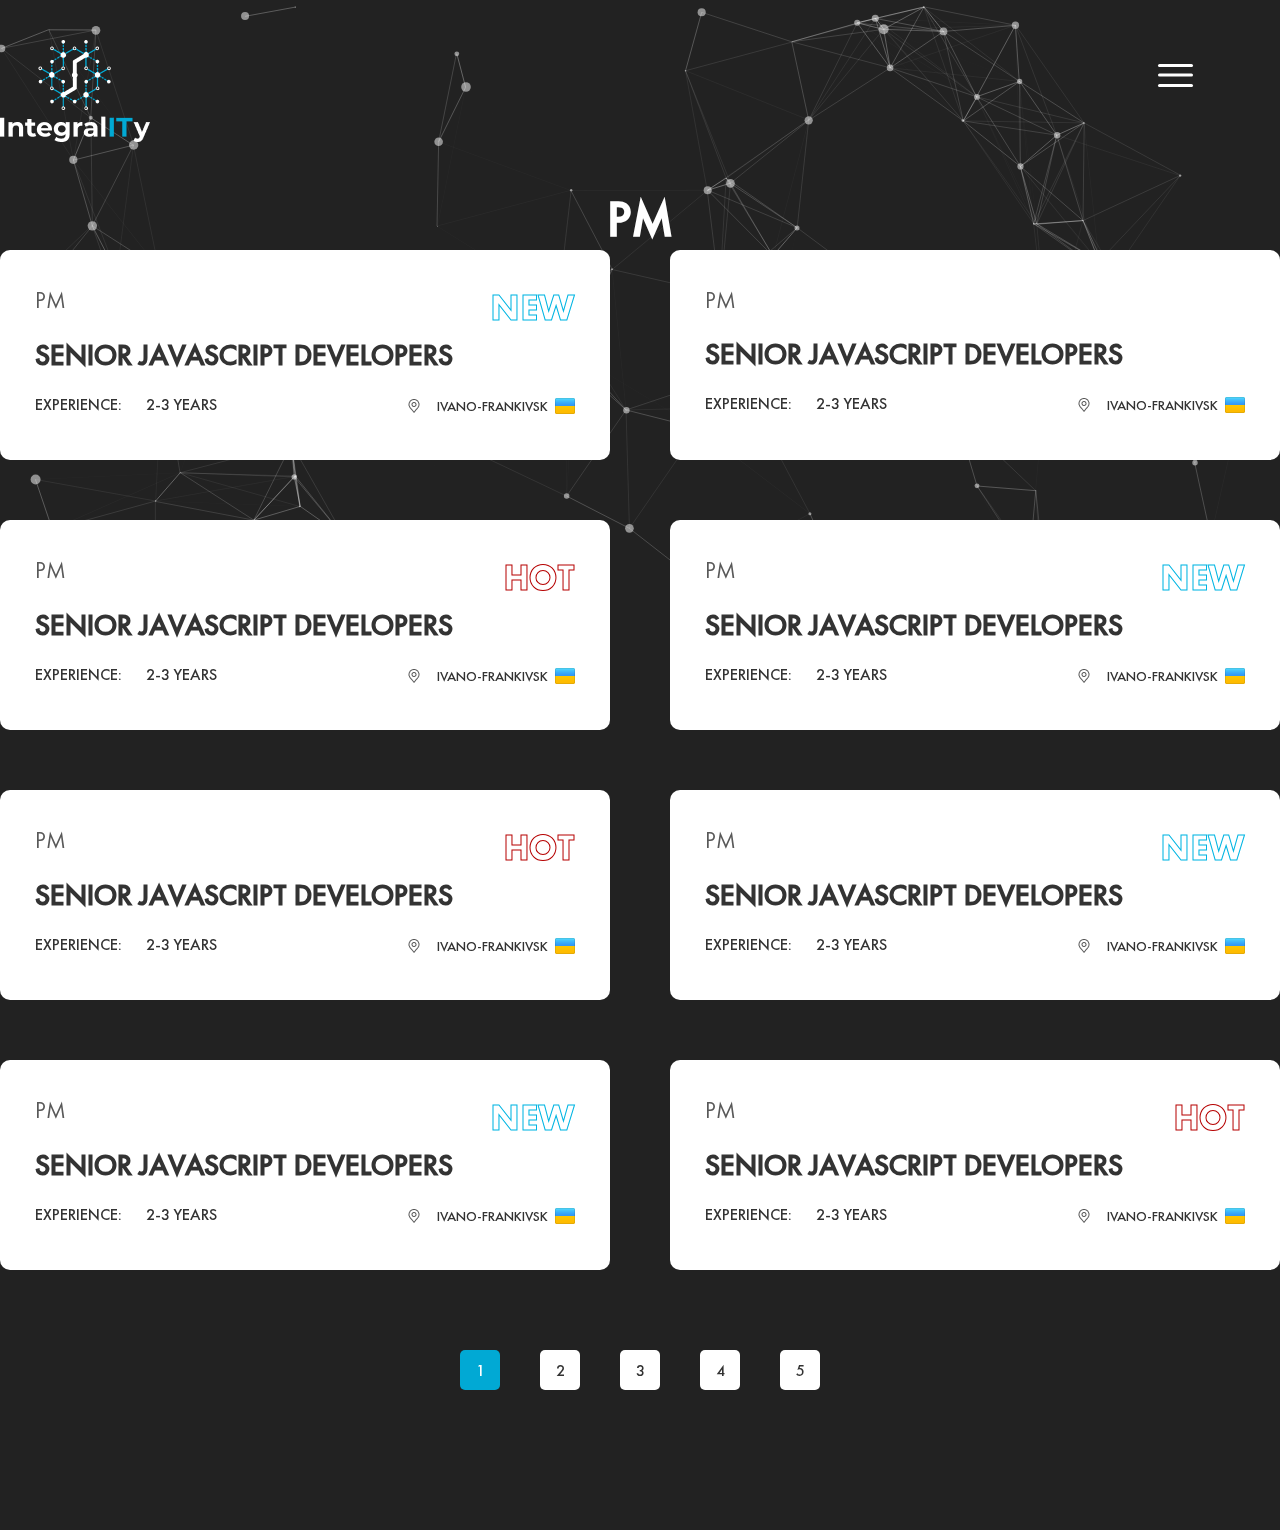
<file: vacancies.html>
<!doctype html>
<html lang="en">
<head>
    <meta charset="utf-8">
    <meta name="viewport" content="width=device-width, initial-scale=1.0">
<link rel="icon" href="image/other/favicon.png" type="image/x-icon">
    <title>Integrality</title>
    <link href="https://cdn.jsdelivr.net/npm/bootstrap@5.0.2/dist/css/bootstrap.min.css" rel="stylesheet"
          integrity="sha384-EVSTQN3/azprG1Anm3QDgpJLIm9Nao0Yz1ztcQTwFspd3yD65VohhpuuCOmLASjC" crossorigin="anonymous">
    <link href="https://use.fontawesome.com/releases/v5.0.13/css/all.css" rel="stylesheet">
    <link rel="stylesheet" href="style/app.css">

</head>

<body>
<!--header start-->

<!-- particles.js container -->
<div id="particles-js"></div>
<div class="background"></div>
<header class="container-fluid">
    <div class="row">
        <div class="col-lg-2 col-md-3">
            <div class="nav-logo">
                <a href="vacancies.html">
                    <img src="image/other/logo.png" alt="">
                </a>
            </div>
        </div>
        <div class="col-lg-8 col-md-6 d-flex align-items-end justify-content-center title-wrapper">
            <h1 class="title">
                pm
            </h1>
        </div>
        <div class="col-lg-2  col-md-3">
            <div class="nav-toggle">
                <div class="nav-toggle-bar"></div>
            </div>
        </div>
        <nav id="nav" class="nav">
            <ul>
                <li class="nav-item"><a href="vacancies.html">Home Page</a></li>
                <li class="nav-item"><a href="about.html">About us</a></li>
                <li class="nav-item"><a href="portfolio.html">Portfolio</a></li>
                <li class="nav-item"><a href="404.html">Careers</a></li>
                <li class="nav-item"><a href="contacts.html">Contact us</a></li>
            </ul>
            <div class="nav-links">
                <a href="https://facebook.com/" class="nav-link">In</a>
                <a href="https://instagram.com/" class="nav-link">Fb</a>
                <a href="https://web.telegram.org/" class="nav-link">Tl</a>
            </div>
        </nav>
    </div>
</header>
<!--header end-->
<!--portfolio start-->
<main class="portfolio">
    <div class="container-fluid">
        <div class="grid-portfolio">
            <div class="item-portfolio uppercase">
                <div class="item-portfolio-header item-pm-header">
                    <h3 class="portfolio-header-title">PM</h3>
                    <p class="portfolio-header-badge badge-new">new</p>
                </div>
                <div class="pm-item">
                    <a href="detail.html">
                    <div class="portfolio-text-wrapper pm-text-wrapper">
                        <div class="pm-item-bottom">

                            <h4 class="portfolio-text-title pm-text-title">
                                Senior Javascript developers
                            </h4>
                        </div>
                        <div class="portfolio-bottom">
                            <div class="experience-wrapper">
                                <span class="experience"><i class="far fa-clock clock"></i> <span class="exp">Experience:</span> </span>
                                <span class="years">2-3 years</span>
                            </div>
                            <div class="geo-wrapper">
                                <img src="image/other/geo.png" class="pm-geo" alt="">
                                <p class="portfolio-city pm-city">ivano-frankivsk</p>
                                <img src="image/other/ua.png" width="20" alt="">
                            </div>
                        </div>
                    </div>
                    </a>
                </div>
            </div>
            <div class="item-portfolio uppercase">
                <a href="detail.html">
                <div class="item-portfolio-header item-pm-header">
                    <h3 class="portfolio-header-title">PM</h3>
                    <p class="portfolio-header-badge badge-new"></p>
                </div>
                <div class="pm-item">
                    <div class="portfolio-text-wrapper pm-text-wrapper">
                        <div class="pm-item-bottom">

                            <h4 class="portfolio-text-title pm-text-title">
                                Senior Javascript developers
                            </h4>
                        </div>
                        <div class="portfolio-bottom">
                            <div class="experience-wrapper">
                                <span class="experience"><i class="far fa-clock clock"></i> <span class="exp">Experience:</span> </span>
                                <span class="years">2-3 years</span>
                            </div>
                            <div class="geo-wrapper">
                                <img src="image/other/geo.png" class="pm-geo" alt="">
                                <p class="portfolio-city pm-city">ivano-frankivsk</p>
                                <img src="image/other/ua.png" width="20" alt="">
                            </div>
                        </div>
                    </div>
                </div>
                </a>
            </div>
            <div class="item-portfolio uppercase">
                <a href="detail.html">
                <div class="item-portfolio-header item-pm-header">
                    <h3 class="portfolio-header-title">PM</h3>
                    <p class="portfolio-header-badge badge-hot">hot</p>
                </div>
                <div class="pm-item">
                    <div class="portfolio-text-wrapper pm-text-wrapper">
                        <div class="pm-item-bottom">

                            <h4 class="portfolio-text-title pm-text-title">
                                Senior Javascript developers
                            </h4>
                        </div>
                        <div class="portfolio-bottom">
                            <div class="experience-wrapper">
                                <span class="experience"><i class="far fa-clock clock"></i> <span class="exp">Experience:</span> </span>
                                <span class="years">2-3 years</span>
                            </div>
                            <div class="geo-wrapper">
                                <img src="image/other/geo.png" class="pm-geo" alt="">
                                <p class="portfolio-city pm-city">ivano-frankivsk</p>
                                <img src="image/other/ua.png" width="20" alt="">
                            </div>
                        </div>
                    </div>
                </div>
                </a>
            </div>
            <div class="item-portfolio uppercase">
                <a href="detail.html">
                <div class="item-portfolio-header item-pm-header">
                    <h3 class="portfolio-header-title">PM</h3>
                    <p class="portfolio-header-badge badge-new">new</p>
                </div>
                <div class="pm-item">
                    <div class="portfolio-text-wrapper pm-text-wrapper">
                        <div class="pm-item-bottom">

                            <h4 class="portfolio-text-title pm-text-title">
                                Senior Javascript developers
                            </h4>
                        </div>
                        <div class="portfolio-bottom">
                            <div class="experience-wrapper">
                                <span class="experience"><i class="far fa-clock clock"></i> <span class="exp">Experience:</span> </span>
                                <span class="years">2-3 years</span>
                            </div>
                            <div class="geo-wrapper">
                                <img src="image/other/geo.png" class="pm-geo" alt="">
                                <p class="portfolio-city pm-city">ivano-frankivsk</p>
                                <img src="image/other/ua.png" width="20" alt="">
                            </div>
                        </div>
                    </div>
                </div>
                </a>
            </div>
            <div class="item-portfolio uppercase">
                <a href="detail.html">
                <div class="item-portfolio-header item-pm-header">
                    <h3 class="portfolio-header-title">PM</h3>
                    <p class="portfolio-header-badge badge-hot">hot</p>
                </div>
                <div class="pm-item">
                    <div class="portfolio-text-wrapper pm-text-wrapper">
                        <div class="pm-item-bottom">

                            <h4 class="portfolio-text-title pm-text-title">
                                Senior Javascript developers
                            </h4>
                        </div>
                        <div class="portfolio-bottom">
                            <div class="experience-wrapper">
                                <span class="experience"><i class="far fa-clock clock"></i> <span class="exp">Experience:</span> </span>
                                <span class="years">2-3 years</span>
                            </div>
                            <div class="geo-wrapper">
                                <img src="image/other/geo.png" class="pm-geo" alt="">
                                <p class="portfolio-city pm-city">ivano-frankivsk</p>
                                <img src="image/other/ua.png" width="20" alt="">
                            </div>
                        </div>
                    </div>
                </div>
                </a>
            </div>
            <div class="item-portfolio uppercase">
                <a href="detail.html">
                <div class="item-portfolio-header item-pm-header">
                    <h3 class="portfolio-header-title">PM</h3>
                    <p class="portfolio-header-badge badge-new">new</p>
                </div>
                <div class="pm-item">
                    <div class="portfolio-text-wrapper pm-text-wrapper">
                        <div class="pm-item-bottom">

                            <h4 class="portfolio-text-title pm-text-title">
                                Senior Javascript developers
                            </h4>
                        </div>
                        <div class="portfolio-bottom">
                            <div class="experience-wrapper">
                                <span class="experience"><i class="far fa-clock clock"></i> <span class="exp">Experience:</span> </span>
                                <span class="years">2-3 years</span>
                            </div>
                            <div class="geo-wrapper">
                                <img src="image/other/geo.png" class="pm-geo" alt="">
                                <p class="portfolio-city pm-city">ivano-frankivsk</p>
                                <img src="image/other/ua.png" width="20" alt="">
                            </div>
                        </div>
                    </div>
                </div>
                </a>
            </div>
            <div class="item-portfolio uppercase">
                <a href="detail.html">
                <div class="item-portfolio-header item-pm-header">
                    <h3 class="portfolio-header-title">PM</h3>
                    <p class="portfolio-header-badge badge-new">new</p>
                </div>
                <div class="pm-item">
                    <div class="portfolio-text-wrapper pm-text-wrapper">
                        <div class="pm-item-bottom">

                            <h4 class="portfolio-text-title pm-text-title">
                                Senior Javascript developers
                            </h4>
                        </div>
                        <div class="portfolio-bottom">
                            <div class="experience-wrapper">
                                <span class="experience"><i class="far fa-clock clock"></i> <span class="exp">Experience:</span> </span>
                                <span class="years">2-3 years</span>
                            </div>
                            <div class="geo-wrapper">
                                <img src="image/other/geo.png" class="pm-geo" alt="">
                                <p class="portfolio-city pm-city">ivano-frankivsk</p>
                                <img src="image/other/ua.png" width="20" alt="">
                            </div>
                        </div>
                    </div>
                </div>
                </a>
            </div>
            <div class="item-portfolio uppercase">
                <a href="detail.html">
                <div class="item-portfolio-header item-pm-header">
                    <h3 class="portfolio-header-title">PM</h3>
                    <p class="portfolio-header-badge badge-hot">hot</p>
                </div>
                <div class="pm-item">
                    <div class="portfolio-text-wrapper pm-text-wrapper">
                        <div class="pm-item-bottom">

                            <h4 class="portfolio-text-title pm-text-title">
                                Senior Javascript developers
                            </h4>
                        </div>
                        <div class="portfolio-bottom">
                            <div class="experience-wrapper">
                                <span class="experience"><i class="far fa-clock clock"></i> <span class="exp">Experience:</span> </span>
                                <span class="years">2-3 years</span>
                            </div>
                            <div class="geo-wrapper">
                                <img src="image/other/geo.png" class="pm-geo" alt="">
                                <p class="portfolio-city pm-city">ivano-frankivsk</p>
                                <img src="image/other/ua.png" width="20" alt="">
                            </div>
                        </div>
                    </div>
                </div>
                </a>
            </div>
        </div>
        <section class="pagination-wrapper">
            <ul class="pagination-items">
                <li class="pagination-item active">
                    <span class="pagination-item-link">1</span>
                </li>
                <li class="pagination-item"><a class="pagination-item-link" href="#">2</a></li>
                <li class="pagination-item"><a class="pagination-item-link" href="#">3</a></li>
                <li class="pagination-item"><a class="pagination-item-link" href="#">4</a></li>
                <li class="pagination-item"><a class="pagination-item-link" href="#">5</a></li>
            </ul>
        </section>
    </div>
</main>
<!--portfolio end-->
</body>
<script src="https://ajax.googleapis.com/ajax/libs/jquery/3.5.1/jquery.min.js"></script>
<script src="https://cdn.jsdelivr.net/npm/bootstrap@5.0.2/dist/js/bootstrap.bundle.min.js"
        integrity="sha384-MrcW6ZMFYlzcLA8Nl+NtUVF0sA7MsXsP1UyJoMp4YLEuNSfAP+JcXn/tWtIaxVXM"
        crossorigin="anonymous"></script>
<script src="script/nav.js"></script>
<script src="script/background/particles.js"></script>
<script src="script/background/app.js"></script>
</html>
</file>
<file: style/app.css>
@font-face {
    font-family: 'Futura PT Bold';
    src: url("../fonts/FuturaPT-Bold.woff") format("truetype");
    font-weight: normal;
    font-style: normal;
}

@font-face {
    font-family: 'Futura PT Medium';
    src: url("../fonts/FuturaPT-Medium.woff") format("truetype");
    font-weight: normal;
    font-style: normal;
}

@font-face {
    font-family: 'Futura PT Light';
    src: url("../fonts/FuturaPT-Book.ttf") format("truetype");
    font-weight: normal;
    font-style: normal;
}

* {
    box-sizing: border-box;
    margin: 0;
    padding: 0;
    font-family: 'Futura PT Medium', sans-serif;
}

#particles-js {
    min-height: 100vh;
    min-width: 100%;
    position: fixed !important;
    z-index: -1;
}

html {
    color: #333;
    background: #222222;
    min-height: 100%;
}


body {
    overflow-x: hidden;
    background: none;
    background-attachment: fixed;
    color: inherit;
    display: flex;
    flex-direction: column;
    font: inherit;
    min-height: 100vh;
}

a {
    color: inherit;
    cursor: pointer;
    text-decoration: none;
    transition: .5s;
}

a:hover {
    color: inherit;

    opacity: 0.8;
}

button {
    border: none;
}


.white {
    color: #fff !important;
}

.cyan {
    color: rgba(1, 169, 212, 1) !important;
}

/* nav toggle */
.nav-toggle {
    cursor: pointer;
    height: 20px;
    right: 72px;
    position: absolute;
    top: 65px;
    width: 50px;
    transition: .5s;
    z-index: 2;
}

.nav-toggle:hover {
    opacity: 0.8;
}
ol, ul {
    padding-left: 1rem;
}
.nav-toggle .nav-toggle-bar,
.nav-toggle .nav-toggle-bar::after,
.nav-toggle .nav-toggle-bar::before {
    position: absolute;
    top: 50%;
    -webkit-transform: translateY(-50%);
    -ms-transform: translateY(-50%);
    transform: translateY(-50%);
    background: #ffffff;
    content: "";
    height: 3px;
    transition: all 0.5s;
    width: 35px;
    border-radius: 50px;
}

.nav-toggle .nav-toggle-bar {
    margin-top: 0;
}

.nav-toggle .nav-toggle-bar::after {
    margin-top: 10px;
}

.nav-toggle .nav-toggle-bar::before {
    margin-top: -10px;
}

.nav-toggle.expanded .nav-toggle-bar {
    background: transparent;
}

.nav-toggle.expanded .nav-toggle-bar::after, .nav-toggle.expanded .nav-toggle-bar::before {
    background: #ffffff;
    margin-top: 0;
}

.nav-toggle.expanded .nav-toggle-bar::after {
    -ms-transform: rotate(45deg);
    -webkit-transform: rotate(45deg);
    transform: rotate(45deg);
}

.nav-toggle.expanded .nav-toggle-bar::before {
    -ms-transform: rotate(-45deg);
    -webkit-transform: rotate(-45deg);
    transform: rotate(-45deg);
}

/*nav toogle end*/
/* nav start*/
.nav {
    background: #3E3E3E;
    color: #C1C1C1;
    cursor: pointer;
    display: flex;
    flex-direction: column;
    justify-content: space-between;
    align-items: center;
    text-align: center;
    font-size: 2rem;
    height: 100vh;
    right: -324px;
    padding: 6rem 2rem 2rem 2rem;
    position: fixed;
    top: 0;
    transition: all 0.5s;
    width: 324px;
    z-index: 1;
}

.nav-links {
    display: flex;
    justify-content: space-between;
}
.nav-links a:hover{
    color: inherit;
    opacity: .7;
}
.nav-link {
    color: rgba(193, 193, 193, 1);
    margin-left: 30px;
    font-size: 18px;
    font-family: "Futura PT Light";
}

.nav-link:first-child {
    margin-left: 0
}
.fileLabel {
    padding: 20px 30px 20px 130px;
    color: rgba(1, 169, 212, 1);
    font-family: 'Futura PT Light';
    font-size: 30px;
    border-radius: 0.3rem;
    cursor: pointer;
    /*background-image: url("data:image/svg+xml,%3Csvg xmlns='../image/clip.svg' viewBox='0 0 100 100' width='50' height='50'%3E%3Ccircle r='50%25' cx='50%25' cy='50%25' fill='gold'/%3E%3C/svg%3E");*/
}

#file-chosen{
    font-family: "Futura PT Light";
    font-size: 18px !important;
    color: rgba(193, 193, 193, 1) !important;
}

.file-wrapper{
    padding: 0px 0px 0 30px !important;
    display: flex;
    justify-content: space-between;
    align-items: center;
}
.error{
    color: red;
    padding: 5px 0 0 10px ;
}
input::-webkit-outer-spin-button,
input::-webkit-inner-spin-button {
    -webkit-appearance: none;
    margin: 0;
}

/* Firefox */
input[type=number] {
    -moz-appearance: textfield;
}

#click{
    cursor: pointer;
    color: #0c748e;
    text-decoration: #01A9D4 underline !important;
}
.correct{
    border: 1px solid #57c905 !important;
}
.uncorrect{
    border: 1px solid #c90515 !important;
}
header {
    max-width: 1740px;
    height: 210px;
}

.title {
    text-align: center;
    text-transform: uppercase;
    color: #FFFFFF;
    font-size: 50px;
    margin-bottom: 50px;
}
.detail-main-title{
    font-size: 40px;

}
.nav-logo {
    max-width: 150px;
    margin: 40px 0px;
}

.nav-logo img {
    width: 100%;
}

.nav.expanded {
    right: 0;
}

.nav ul {
    list-style: none;
    margin: 150px 0 0 0;
    padding: 0;
}

.nav-item {
    margin-top: 50px;
}

.nav-item a {
    margin-top: 65px;
    font-size: 24px;
    font-family: "Futura PT Light", sans-serif;
}


.nav-item:first-child {
    margin-top: 0px;
}

/*nav end*/
/*header end*/
/*portfolio start*/
/*header portfolio start*/
.grid-portfolio-header {
    display: grid;
    width: 100%;
    max-width: 1440px;
    margin: 0 auto;
    grid-template-columns: 5fr 6fr;
    box-shadow: -4px 3px 14px rgba(0, 0, 0, 0.05), 7px 8px 14px rgba(0, 0, 0, 0.05);
    border-radius: 10px;
    background: #FFFFFF;
    padding: 40px 100px;
}

.portfolio-header-part {
    display: flex;
    align-items: center;
}

.portfolio-header-part-between {
    display: flex;
    justify-content: space-between;
}

.selectpicker-wrapper {

    display: flex;
    align-items: center;
    max-width: 420px;
    width: 100%;

}

.select-title {
    padding-right: 35px;
    padding-left: 10px
}

/* The container must be positioned relative: */
.custom-select {
    position: relative;
    max-width: 320px;
    width: 100%;
}

.custom-select select {
    display: none; /*hide original SELECT element: */
}

.select-selected {
    font-family: "Futura PT Light", sans-serif;
    background: rgba(37, 37, 37, 1);
    color: #FFFFFF;
    outline: none;
    border-radius: 0;
    width: 100%;
    min-height: 37px;
}

/* Style the arrow inside the select element: */
.select-selected:after {
    position: absolute;
    content: "";
    top: 14px;
    right: 10px;
    width: 0;
    height: 0;
    border: 6px solid transparent;
    border-color: #fff transparent transparent transparent;
}

/* Point the arrow upwards when the select box is open (active): */
.select-selected.select-arrow-active:after {
    border-color: transparent transparent #fff transparent;
    top: 7px;
}

/* style the items (options), including the selected item: */
.select-items div, .select-selected {
    color: #ffffff;
    padding: 8px 16px;
    border: 1px solid transparent;
    border-color: transparent transparent rgba(0, 0, 0, 0.1) transparent;
    font-family: "Futura PT Light", sans-serif;
    cursor: pointer;
    transition: .3s;
}


/* Style items (options): */
.select-items {
    position: absolute;
    top: 100%;
    left: 0;
    right: 0;
    z-index: 99;
    background: rgba(56, 56, 56, 1);
    color: rgba(193, 193, 193, 1);
    text-transform: uppercase;
    font-size: 13px;
    animation: .7s visible;
}

/* Hide the items when the select box is closed: */
.select-hide {
    display: none;
}

@keyframes visible {
    from {
        opacity: 0;
        padding-left: 30%;

    }

    to {
        opacity: 1;
        padding-left: 0;
    }
}

.select-items div:hover, .same-as-selected {
    background-color: rgba(0, 0, 0, 0.15);
}

.button-wrapper {
    position: relative;
    max-width: 100%;
    width: 135px;
}

.button {
    width: 100%;
    text-align: center;
    background: rgba(1, 169, 212, 1);
    padding: 12px 0;

    cursor: pointer;
    text-transform: uppercase;
    border-radius: 5px;
    color: #FFFFFF;
    transition: .3s;
}

.button:hover {
    background: rgb(2, 137, 172);
}

.button:active {
    background: rgb(46, 142, 167);
}

/*header portfolio   end*/
.grid-portfolio {
    padding-top: 40px;
    display: grid;
    width: 100%;
    max-width: 1580px;
    margin: 0 auto;
    grid-template-columns: repeat(2, 1fr);
    grid-gap: 60px;
}

.grid-portfolio-item {
    display: grid;
    width: 100%;
    max-width: 750px;
    margin: 0 auto;
    grid-template-columns: 5fr 3fr;
    grid-gap: 40px;
}

.header-control {
    display: none;
    position: absolute;
    margin-bottom: 59px;
    right: 15px;
    font-size: 32px;
    color: #FFFFFF;
    transition: .5s;
}


.item-portfolio {
    background: #FFFFFF;
    border-radius: 10px;
    padding: 35px 35px 45px 35px;
}

.item-portfolio-header {
    display: flex;
    justify-content: space-between;
    padding-bottom: 0;
    min-height: 55px;
}

.item-pm-header {
    min-height: 45px;
}

.portfolio-img-wrapper img {
    height: auto;
    width: 100%;
    /* еще больше контроля с max-width */
    max-width: 720px;
}

.portfolio-header-title {
    color: #595959;
    font-family: 'Futura PT Light', sans-serif;
    font-weight: 400;
    text-transform: uppercase;
    font-size: 23px;
    margin-bottom: 0;

}
.power-title{
    text-align: right;

    font-size: 18px;
    font-family: "Futura PT Medium";
    line-height: 30px;
}

.uppercase {
    text-transform: uppercase;
}

.badge-new {
    -webkit-text-stroke: 1px rgb(1, 181, 227);
    color: transparent !important;
}

.badge-hot {
    -webkit-text-stroke: 1px rgba(182, 0, 0, 1);
}

.power-badge {
    padding: 25px 25px 20px 0;
}


.portfolio-header-badge {
    font-family: 'Futura PT Bold', sans-serif;
    font-size: 36px;
    color: #FFFFFF;
    text-transform: uppercase;
    margin-bottom: 0;
}

.portfolio-text-wrapper {
    display: flex;
    flex-direction: column;
    justify-content: space-between;
    padding-top: 20px;
}

.pm-text-wrapper {
    padding: 0;
}

.portfolio-text-title {
    font-size: 30px;
    padding-bottom: 10px;
}

.portfolio-text {
    font-size: 14px;
    line-height: 22.4px;
    color: rgba(51, 51, 51, 1);
    padding-right: 15px;

}

.portfolio-geo {
    display: flex;
    justify-content: flex-end;
    align-items: center;
}

.geo-wrapper {
    display: flex;
    justify-content: flex-end;
    align-items: center;
}

.portfolio-city {
    font-size: 14px;
    text-transform: uppercase;
    margin: 0 7px 0 17px;

}

.pm-text-title {
    display: flex;
    align-items: center;
    padding: 5px 0 20px 0;
}

.portfolio-bottom {
    display: flex;
    justify-content: space-between;
    align-items: flex-end;
}

.experience {
    font-family: "Futura PT Light", sans-serif;
}

.years {
    padding-left: 20px;
}
.badge-visible{display: none}

/*pagination start*/
.pagination-items {
    display: flex;
    justify-content: center;
    margin: 80px 0 140px 0;
    list-style: none;
    padding-left: 0;
}

.pagination-item {
    cursor: pointer;
    display: flex;
    justify-content: center;
    align-items: center;
    width: 40px;
    height: 40px;
    border-radius: 5px;
    background: #fff;
    margin: 0 0 0 40px;
    transition: .3s;
}

.clock {
    display: none;
}

.pagination-item:first-child {
    margin: 0;
}


.active {
    background: rgba(1, 169, 212, 1);
    color: #fff;
}

/*pagination end*/
/*portfolio end*/
/*about start*/
.about-grid {
    display: grid;
    width: 100%;
    max-width: 1400px;
    margin: 0 auto;
    grid-template-columns: repeat(2, 1fr);
    grid-gap: 100px;
    color: #fff;

}

.power-grid {
    grid-gap: 75px;
    padding-bottom: 150px;
}

.about-team-grid {
    display: grid;
    grid-template-columns: repeat(2, 1fr);
    grid-gap: 40px;
}

.about-history {
}

.about-history-text {
    font-family: "Futura PT Light";
    font-size: 20px;
}

.person-img {
    position: relative;
    overflow: hidden;
    max-width: 300px;

}

.person-img img {
    width: 100%;

    transition: 1s;
}

.person-img img:hover {
    transform: scale(1.1); /* Увеличиваем масштаб */

}


.about-history-title {
    margin-bottom: 35px;
}

.person-title {
    display: flex;
    justify-content: space-between;
    align-items: center;
    position: absolute;
    padding: 0 15px;
    bottom: 0;
    background-color: rgba(89, 89, 89, 1);
    width: 100%;
    color: white;
    min-height: 65px;
}

.person-title p {
    font-size: 17px;
    margin: 0;
}

.person-name {
}

.person-role {
    color: rgba(193, 193, 193, 1);
    font-family: "Futura PT Light";
}

.btn-wrapper {
    display: flex;
    justify-content: center;
}

.about-btn {

    cursor: pointer;
    color: #FFFFFF;
    margin: 40px 0;
    padding: 12px 95px;
    max-width: 290px;
    background: #01A9D4;
    border-radius: 7px;
    transition: .3s;
}

.about-btn:hover {
    background: #018caf;
}

.about-btn:active {
    background: #0c748e;
}

.about-btn-1 {
}

.about-btn-2 {
    display: none;
}

/*about end*/
/*contacts start*/
.contacts-grid {
    display: grid;
    width: 100%;
    max-width: 1400px;
    margin: 0 auto;
    grid-gap: 100px;
    grid-template-columns: repeat(2, 1fr);
}

.contacts-item-wrapper {
    display: grid;
    grid-template-columns: repeat(2, 1fr);
    max-height: 450px;
}

.contacts-links {
    max-width: 50px;
}

.contacts-link {
    color: #fff !important;
    margin-left: 0px;
}

.contacts-title {
    font-size: 20px;
    font-family: "Futura PT Light";
    letter-spacing: 0.24em;
    color: rgba(193, 193, 193, 1);
}

.contacts-description {
    font-family: "Futura PT Light";
    font-size: 18px;
    line-height: 18px;
    color: #fff;
    padding-left: 10px;
    margin-top: 20px;
}

.contacts-form-wrapper {
    width: 100%;
}
.form-wrapper{
    max-width: 695px;

    background: #FFFFFF;
    border-radius: 27px;
    margin: 0 auto;

    padding: 50px 20px 60px 20px;

}
.contacts-input {
    width: 100%;
    box-shadow: 4px 4px 17px rgba(78, 78, 78, 0.1);
    border-radius: 9px;
    outline: none;
    border: none;
    min-height: 56px;
    padding: 0 30px;
    font-family: "Futura PT Light";
    font-size: 18px;
    transition: .5s;
    margin-bottom: 5px;
}

.contacts-btn {
    padding: 12px 65px;
    margin-bottom: 0;
}

.contacts-form {
    max-width: 465px;
    margin: 0 auto;
}

.contacts-history-title {
    text-align: center;
    color: rgba(39, 39, 39, 1);
    font-family: 'Futura PT Bold', sans-serif;
}

.contacts-input:focus {
    box-shadow: 5px 5px 19px rgba(78, 78, 78, 0.2);
}

.contacts-input::placeholder {
    color: rgba(193, 193, 193, 1);
}

.contacts-textarea {
    -moz-appearance: none;
    resize: none;
    min-height: 175px;
    padding: 18px 30px;

}

.contacts-description .fab {
    margin-left: 10px;

}

/*contacts end*/
/*404 start*/
.wrapper-404 {
    display: flex;
    flex-direction: column;
    justify-content: center;
    align-items: center;
    height: 55vh;
    color: #fff;
}

.title-404 {
    font-size: 200px;
}

.desc-404 {
    font-family: "Futura PT Light"
}

.message-404 {
    font-family: "Futura PT Light";
    margin-top: 15px
}

.btn-404 {
    color: rgba(89, 89, 89, 1);
    background: #fff;
    margin-top: 30px;
    margin-bottom: 30px
}

.btn-404:hover {
    background: #d0cfcf
}

/*404 start*/
/*power page start*/

.power-wrapper {
    background: #FFFFFF;
    border-radius: 10px;
    max-height: 790px;
}
.power-description{
    position: absolute;
    right: 60px;
}
.power-city{
    color: rgba(89, 89, 89, 1);
    font-size: 14px;
    display: flex;
    align-items: center;
}

.power-country-img{
    margin-left: 7px;
}

.power-history-title{
    margin-bottom: 10px;
    margin-top: 20px;
}


/*power page end*/
/*slider start*/


.splide {
    max-width: 675px;
}

.splide__slide {
    width: 190px !important;
    height: 160px !important;
}

.slide-main {
    width: 560px !important;
    height: 480px !important;
    display: flex !important;
}

.splide__track {
    padding: 0px 40px 20px 30px !important;
}

.splide__list {
    margin: 0 auto !important;
}

.splide--nav > .splide__track > .splide__list > .splide__slide.is-active {
    border-color: transparent !important;
}
.third-slide{
    width: 150px !important;
    height: 100px !important;
    display: flex;
    justify-content: center;
    align-items: center;
}

.third-slide-text{
    font-size: 18px;
    color: rgba(49, 149, 249, 1);
    /*width: 70px !important;*/
}
.track-third{
    padding: 0!important;
}
/*slider end*/
/*details start*/
.detail {
    padding-bottom: 200px;
}
.detail-title{
    color: #fff;
    font-size: 24px;
    text-transform: uppercase;
}
.detail-desc-title{
    color: rgba(1, 169, 212, 1);
    margin-top: 75px;
    text-transform: uppercase;
}

.detail-desc{ list-style: none}
.detail-desc li{
    color: #fff;
    font-family: "Futura PT Light";
    font-size: 18px;
}
/*details end*/
@media only screen and (max-width: 1381px) {
    .third-slide{
        width: 120px !important;
        height: 75px !important;

    }
}
@media only screen and (max-width: 1324px) {
    .power-description{
        right: 30px;
    }
}
@media only screen and (max-width: 1224px) {
    .grid-portfolio-header {
        padding: 30px 50px;
    }

    .button {
        margin-left: 10px;
    }

    .grid-portfolio-item {
        grid-template-columns: repeat(1, 1fr);
    }

    .about-team-grid {
        grid-gap: 20px;
    }

    .about-grid {
        grid-gap: 50px;
    }

    .power-wrapper {
        max-height: 790px;
    }

    .splide {
        max-width: 550px;
    }

    .splide__slide {
        width: 140px !important;
        height: 120px !important;
    }

    .slide-main {
        width: 490px !important;
        height: 415px !important;
    }

    .splide__track {
        padding: 0px 40px 20px 30px !important;
    }
}

@media only screen and (max-width: 1135px) {
    .power-wrapper {

        max-height: 670px;
    }
    .third-slide{
        width: 100px !important;
        height: 60px !important;

    }
    .splide__track {
         padding: 0px 0px 20px 0px !important;
    }
    .splide-3{
        max-width: 400px;
    }
}

@media only screen and (max-width: 1080px) {
    .portfolio-text-title {
        font-size: 28px;
    }

}

@media only screen and (max-width: 1024px) {
    .nav-toggle {
        right: 30px;
    }

    .grid-portfolio {
        grid-gap: 30px;
    }

    .pagination-items {
        margin: 30px 0 30px 0;
    }

    .about-grid {
        grid-template-columns: 1fr;
    }

    .about-btn {
        bottom: 0;
    }

    .about-btn-1 {
        display: none
    }

    .about-btn-2 {
        display: block;
    }

    .about-grid {
        grid-gap: 10px;
    }

    .about-team-grid {
        display: flex;
        justify-content: space-around;
        flex-wrap: wrap;
    }

    .about-btn {
        bottom: 0;
    }

    .contacts-grid {
        grid-template-columns: 1fr;
        grid-gap: 50px;
    }

    .contacts-item-wrapper {
        max-width: 800px;
        width: 100%;
        grid-gap: 20px;
        margin: 0 auto;
    }

    .contacts-item {
        margin: 0 auto;
    }

    .contacts-item {
        width: 300px;
    }

    .contacts-form-wrapper {
        margin-bottom: 30px;
    }

    .power-wrapper {
        margin: 0 auto;
    }

    .power-wrapper{
        margin-top: 70px;
    }
    .badge-none{
        display: none;
    }
    .power-city{
        justify-content: space-between;
    }
    .badge-visible{
        display: block;
    }
    .power-description {
        left: 40px;
        top: 180px;
    }
    .splide-3{
        max-width: 400px;
    }

}
@media only screen and (max-width: 931px) {
    .pm-geo {
        display: inline;

    }

    .country-img {
        display: none;
    }
    .power-country-img{
        display: inline;
    }

    .portfolio-city {
        margin-left: 5px;
    }

    .exp {
        display: none;
    }

    .years {
        padding-left: 10px;
    }

    .clock {
        display: inline;
    }
}

@media only screen and (max-width: 767px) {

    .visible {
        display: block;
    }

    .none {
        display: none !important;
    }

    .grid-portfolio-header {
        grid-template-columns: 1fr;
        animation: 1s headerSelect;
    }

    @keyframes headerSelect {
        from {
            opacity: 0;
        }
        to {
            opacity: 1;
        }
    }

    .header-control {
        display: block;
        margin-bottom: 60px;

    }

    .portfolio-header-part {
        flex-direction: column;
        justify-content: center;
    }

    .item-portfolio-header {
        align-items: center;
        padding: 0 0 20px;
    }

    .item-portfolio {
        padding-top: 15px;
    }

    .selectpicker-wrapper {
        flex-direction: column;
    }

    .select-items {
        position: relative;
    }

    .custom-select {
        max-width: 420px;
    }

    .select-title {
        padding: 0;
        margin: 15px 0;
    }

    .button {
        margin-top: 30px;
        margin-left: 0;
    }

    header {
        height: 280px;
    }


    .grid-portfolio {
        grid-template-columns: repeat(1, 1fr);
        grid-gap: 30px;
    }

    .button-wrapper {
        width: 100%;
    }

    .portfolio-img-wrapper img {
        max-width: 500px;
    }

    .portfolio-img-wrapper {
        margin: 0 auto;
        max-width: 500px;
    }

    .clock {
        display: inline;
    }

    .exp {
        display: none;
    }

    #particles-js {
        display: none;
    }

    .background {
        min-height: 100vh;
        min-width: 100%;
        position: fixed !important;
        z-index: -1;
        background: url("../image/background.png") #585858 no-repeat;;
    }

    .power-badge {
        padding: 20px 20px 20px 0;
    }
    .power-description{
        left: 40px;
        top: 280px;
    }

    .power-wrapper {
        margin-top: 110px;
    }
    .detail {
        padding-bottom: 50px;
    }

}

@media only screen and (max-width: 651px) {
    .grid-portfolio-item {
        grid-template-columns: repeat(1, 1fr);
    }

    .contacts-item {
        width: 100%;
    }


    .splide {
        max-width: 400px;
    }

    .splide__slide {
        width: 140px !important;
        height: 120px !important;
    }

    .slide-main {
        width: 340px !important;
        height: 290px !important;
    }

    .splide__track {
        padding: 0px 40px 20px 30px !important;
    }
    .power-city{
        margin: 0 -20px;
    }
    .detail-title{
        margin-top: 25px;
    }
}

@media only screen and (max-width: 500px) {
    .contacts-item-wrapper {
        max-height: none;
        grid-template-columns: 1fr;
    }

    .contacts-grid {
        grid-gap: 25px;
    }

    .contacts-item {
        margin: 0;
    }

}

@media only screen and (max-width: 445px) {
    .pagination-item {
        margin: 0 0 0 20px;
    }

    .nav {
        width: 100%;
        right: -100%;
    }

    .grid-portfolio {
        padding-top: 30px;
    }

    .portfolio-header-part {
        flex-direction: column;
        align-items: flex-start;
    }

    .item-portfolio {
        padding: 20px;
    }

    .portfolio-text {
        height: 57px;
        text-overflow: ellipsis;
        overflow: hidden;
        -ms-line-clamp: 3;
        -webkit-line-clamp: 3;
        line-clamp: 3;
        display: -webkit-box;
        -webkit-box-orient: vertical;
        font-size: 15px;
        line-height: 19px;
    }

    .portfolio-text-wrapper {
        padding-top: 0;
    }

    .portfolio-text-title {
        font-size: 26px;
    }

    .selectpicker-wrapper {
        align-items: flex-start;
    }

    .title {
        font-size: 36px;
    }

    .portfolio-header-badge {
        font-size: 34px;
    }

    .portfolio-header-title {
        font-size: 22px;
    }

    .header-control {
        margin-bottom: 52px;
    }

    .years {
        padding-left: 5px;
        font-size: 15px;
    }

    .pm-city {
        margin: 0 5px 0 5px;
    }

    .pm-geo {
        display: inline;

    }

    .country-img {
        display: none;
    }
    .power-country-img{
        display: inline;
    }
    .geo-wrapper {
        margin-bottom: 1px;
    }

    .power-wrapper {
        max-height: 790px;
    }

    .splide {
        max-width: 300px;
    }

    .splide__slide {
        width: 110px !important;
        height: 94px !important;
    }

    .slide-main {
        width: 250px !important;
        height: 212px !important;
    }

    .splide__track {
        padding: 0px 15px 15px 15px !important;
    }
    .detail-main-title{
        font-size: 32px
    }

    .detail-title{
        margin-top: 20px;
    }
}

@media only screen and (max-width: 320px) {


}
</file>
<file: style/intlTelInput.css>
.intl-tel-input {
  position: relative;
  display: inline-block;
  margin-bottom: 5px;
  width: 100%;}
.intl-tel-input * {
  box-sizing: border-box;
  -moz-box-sizing: border-box;
}

.js-validate-error-label {
  position: absolute;
  right: 20px;
  z-index: 10;
  background: rgba(231, 23, 23, 0.75);
  color: #fff!important;
  padding: 4px 8px;
  font-size: 12px;
  pointer-events: none;
  transition: all .4s linear;
  border-radius: 0 0 5px 5px;

}

.form-name{ background: red}

.intl-tel-input .js-validate-error-label {
  right: 5px;
}

.error {
  /*border: 1px solid rgb(184, 17, 17) ;*/
}

#error-msg{
  /*position: absolute;*/
  width: 95%;
  text-align: left;
  color: red !important;
}

#valid-msg{
  width: 95%;
  text-align: right;
  color: #1fa309 !important;
}
.hide {
  display: none; }
.intl-tel-input .v-hide {
  visibility: hidden; }
.intl-tel-input input, .intl-tel-input input[type=text], .intl-tel-input input[type=tel] {
  position: relative;
  z-index: 0;
  margin-top: 0 !important;
  margin-bottom: 0 !important;
  padding-right: 36px;
  margin-right: 0; }
.intl-tel-input .flag-container {
  position: absolute;
  top: 0;
  bottom: 0;
  right: 0;

 }
.intl-tel-input .selected-flag {
  z-index: 1;
  position: relative;
  display: flex;
  align-items: center;
  height: 100%;
  padding: 0 6px 0 8px;
  border-radius: 9px 0 0 9px;
}
.intl-tel-input .selected-flag .iti-arrow {
  margin-left: 6px;
  width: 0;
  height: 0;
  border-left: 3px solid transparent;
  border-right: 3px solid transparent;
  border-top: 4px solid #555; }
.intl-tel-input .selected-flag .iti-arrow.up {
  border-top: none;
  border-bottom: 4px solid #555; }
.intl-tel-input .country-list {
  position: absolute;
  z-index: 2;
  list-style: none;
  text-align: left;
  padding: 0;
  margin: 0 0 0 -1px;
  box-shadow: 1px 1px 4px rgba(0, 0, 0, 0.2);
  background-color: white;
  border: 1px solid #CCC;
  white-space: nowrap;
  max-height: 200px;
  overflow-y: scroll;
  transition: .3s;
  -webkit-overflow-scrolling: touch; }
.intl-tel-input .country-list.dropup {
  bottom: 100%;
  margin-bottom: -1px; }
.intl-tel-input .country-list .flag-box {
  display: inline-block;
  width: 20px; }
@media (max-width: 500px) {
  .intl-tel-input .country-list {

    white-space: normal; } }
.intl-tel-input .country-list .divider {
  padding-bottom: 5px;
  margin-bottom: 5px;
  border-bottom: 1px solid #CCC; }
.intl-tel-input .country-list .country {
  padding: 5px 10px; }
.intl-tel-input .country-list .country .dial-code {
  color: #999; }
.intl-tel-input .country-list .country.highlight {
  background-color: rgba(0, 0, 0, 0.05); }
.intl-tel-input .country-list .flag-box, .intl-tel-input .country-list .country-name, .intl-tel-input .country-list .dial-code {
  vertical-align: middle; color: #1c1e1f !important }
.intl-tel-input .country-list .flag-box, .intl-tel-input .country-list .country-name {
  margin-right: 6px; }
.intl-tel-input.allow-dropdown input, .intl-tel-input.allow-dropdown input[type=text], .intl-tel-input.allow-dropdown input[type=tel], .intl-tel-input.separate-dial-code input, .intl-tel-input.separate-dial-code input[type=text], .intl-tel-input.separate-dial-code input[type=tel] {
  padding-right: 6px;
  padding-left: 52px;
  margin-left: 0; }
.intl-tel-input.allow-dropdown .flag-container, .intl-tel-input.separate-dial-code .flag-container {
  right: auto;
  left: 0; padding: 1px}
.intl-tel-input.allow-dropdown .flag-container:hover {
  cursor: pointer; }
.intl-tel-input.allow-dropdown .flag-container:hover .selected-flag {
  background-color: rgba(0, 0, 0, 0.05); }
.intl-tel-input.allow-dropdown input[disabled] + .flag-container:hover, .intl-tel-input.allow-dropdown input[readonly] + .flag-container:hover {
  cursor: default; }
.intl-tel-input.allow-dropdown input[disabled] + .flag-container:hover .selected-flag, .intl-tel-input.allow-dropdown input[readonly] + .flag-container:hover .selected-flag {
  background-color: transparent; }
.intl-tel-input.separate-dial-code .selected-flag {
  transition: .3s;
  background-color: #fff; }
.intl-tel-input.separate-dial-code .selected-dial-code {
  margin-left: 6px; }
.intl-tel-input.iti-container {
  position: absolute;
  top: -1000px;
  left: -1000px;
  z-index: 1060;
  padding: 1px; }
.intl-tel-input.iti-container:hover {
  cursor: pointer; }

.iti-mobile .intl-tel-input.iti-container {
  top: 30px;
  bottom: 30px;
  left: 30px;
  right: 30px;
  position: fixed; }

.iti-mobile .intl-tel-input .country-list {
  max-height: 100%;
  width: 100%; }
.iti-mobile .intl-tel-input .country-list .country {
  padding: 10px 10px;
  line-height: 1.5em; }

.iti-flag {
  width: 20px; }
.iti-flag.be {
  width: 18px; }
.iti-flag.ch {
  width: 15px; }
.iti-flag.mc {
  width: 19px; }
.iti-flag.ne {
  width: 18px; }
.iti-flag.np {
  width: 13px; }
.iti-flag.va {
  width: 15px; }
@media (-webkit-min-device-pixel-ratio: 2), (min-resolution: 192dpi) {
  .iti-flag {
    background-size: 5652px 15px; } }
.iti-flag.ac {
  height: 10px;
  background-position: 0px 0px; }
.iti-flag.ad {
  height: 14px;
  background-position: -22px 0px; }
.iti-flag.ae {
  height: 10px;
  background-position: -44px 0px; }
.iti-flag.af {
  height: 14px;
  background-position: -66px 0px; }
.iti-flag.ag {
  height: 14px;
  background-position: -88px 0px; }
.iti-flag.ai {
  height: 10px;
  background-position: -110px 0px; }
.iti-flag.al {
  height: 15px;
  background-position: -132px 0px; }
.iti-flag.am {
  height: 10px;
  background-position: -154px 0px; }
.iti-flag.ao {
  height: 14px;
  background-position: -176px 0px; }
.iti-flag.aq {
  height: 14px;
  background-position: -198px 0px; }
.iti-flag.ar {
  height: 13px;
  background-position: -220px 0px; }
.iti-flag.as {
  height: 10px;
  background-position: -242px 0px; }
.iti-flag.at {
  height: 14px;
  background-position: -264px 0px; }
.iti-flag.au {
  height: 10px;
  background-position: -286px 0px; }
.iti-flag.aw {
  height: 14px;
  background-position: -308px 0px; }
.iti-flag.ax {
  height: 13px;
  background-position: -330px 0px; }
.iti-flag.az {
  height: 10px;
  background-position: -352px 0px; }
.iti-flag.ba {
  height: 10px;
  background-position: -374px 0px; }
.iti-flag.bb {
  height: 14px;
  background-position: -396px 0px; }
.iti-flag.bd {
  height: 12px;
  background-position: -418px 0px; }
.iti-flag.be {
  height: 15px;
  background-position: -440px 0px; }
.iti-flag.bf {
  height: 14px;
  background-position: -460px 0px; }
.iti-flag.bg {
  height: 12px;
  background-position: -482px 0px; }
.iti-flag.bh {
  height: 12px;
  background-position: -504px 0px; }
.iti-flag.bi {
  height: 12px;
  background-position: -526px 0px; }
.iti-flag.bj {
  height: 14px;
  background-position: -548px 0px; }
.iti-flag.bl {
  height: 14px;
  background-position: -570px 0px; }
.iti-flag.bm {
  height: 10px;
  background-position: -592px 0px; }
.iti-flag.bn {
  height: 10px;
  background-position: -614px 0px; }
.iti-flag.bo {
  height: 14px;
  background-position: -636px 0px; }
.iti-flag.bq {
  height: 14px;
  background-position: -658px 0px; }
.iti-flag.br {
  height: 14px;
  background-position: -680px 0px; }
.iti-flag.bs {
  height: 10px;
  background-position: -702px 0px; }
.iti-flag.bt {
  height: 14px;
  background-position: -724px 0px; }
.iti-flag.bv {
  height: 15px;
  background-position: -746px 0px; }
.iti-flag.bw {
  height: 14px;
  background-position: -768px 0px; }
.iti-flag.by {
  height: 10px;
  background-position: -790px 0px; }
.iti-flag.bz {
  height: 14px;
  background-position: -812px 0px; }
.iti-flag.ca {
  height: 10px;
  background-position: -834px 0px; }
.iti-flag.cc {
  height: 10px;
  background-position: -856px 0px; }
.iti-flag.cd {
  height: 15px;
  background-position: -878px 0px; }
.iti-flag.cf {
  height: 14px;
  background-position: -900px 0px; }
.iti-flag.cg {
  height: 14px;
  background-position: -922px 0px; }
.iti-flag.ch {
  height: 15px;
  background-position: -944px 0px; }
.iti-flag.ci {
  height: 14px;
  background-position: -961px 0px; }
.iti-flag.ck {
  height: 10px;
  background-position: -983px 0px; }
.iti-flag.cl {
  height: 14px;
  background-position: -1005px 0px; }
.iti-flag.cm {
  height: 14px;
  background-position: -1027px 0px; }
.iti-flag.cn {
  height: 14px;
  background-position: -1049px 0px; }
.iti-flag.co {
  height: 14px;
  background-position: -1071px 0px; }
.iti-flag.cp {
  height: 14px;
  background-position: -1093px 0px; }
.iti-flag.cr {
  height: 12px;
  background-position: -1115px 0px; }
.iti-flag.cu {
  height: 10px;
  background-position: -1137px 0px; }
.iti-flag.cv {
  height: 12px;
  background-position: -1159px 0px; }
.iti-flag.cw {
  height: 14px;
  background-position: -1181px 0px; }
.iti-flag.cx {
  height: 10px;
  background-position: -1203px 0px; }
.iti-flag.cy {
  height: 14px;
  background-position: -1225px 0px; }
.iti-flag.cz {
  height: 14px;
  background-position: -1247px 0px; }
.iti-flag.de {
  height: 12px;
  background-position: -1269px 0px; }
.iti-flag.dg {
  height: 10px;
  background-position: -1291px 0px; }
.iti-flag.dj {
  height: 14px;
  background-position: -1313px 0px; }
.iti-flag.dk {
  height: 15px;
  background-position: -1335px 0px; }
.iti-flag.dm {
  height: 10px;
  background-position: -1357px 0px; }
.iti-flag.do {
  height: 14px;
  background-position: -1379px 0px; }
.iti-flag.dz {
  height: 14px;
  background-position: -1401px 0px; }
.iti-flag.ea {
  height: 14px;
  background-position: -1423px 0px; }
.iti-flag.ec {
  height: 14px;
  background-position: -1445px 0px; }
.iti-flag.ee {
  height: 13px;
  background-position: -1467px 0px; }
.iti-flag.eg {
  height: 14px;
  background-position: -1489px 0px; }
.iti-flag.eh {
  height: 10px;
  background-position: -1511px 0px; }
.iti-flag.er {
  height: 10px;
  background-position: -1533px 0px; }
.iti-flag.es {
  height: 14px;
  background-position: -1555px 0px; }
.iti-flag.et {
  height: 10px;
  background-position: -1577px 0px; }
.iti-flag.eu {
  height: 14px;
  background-position: -1599px 0px; }
.iti-flag.fi {
  height: 12px;
  background-position: -1621px 0px; }
.iti-flag.fj {
  height: 10px;
  background-position: -1643px 0px; }
.iti-flag.fk {
  height: 10px;
  background-position: -1665px 0px; }
.iti-flag.fm {
  height: 11px;
  background-position: -1687px 0px; }
.iti-flag.fo {
  height: 15px;
  background-position: -1709px 0px; }
.iti-flag.fr {
  height: 14px;
  background-position: -1731px 0px; }
.iti-flag.ga {
  height: 15px;
  background-position: -1753px 0px; }
.iti-flag.gb {
  height: 10px;
  background-position: -1775px 0px; }
.iti-flag.gd {
  height: 12px;
  background-position: -1797px 0px; }
.iti-flag.ge {
  height: 14px;
  background-position: -1819px 0px; }
.iti-flag.gf {
  height: 14px;
  background-position: -1841px 0px; }
.iti-flag.gg {
  height: 14px;
  background-position: -1863px 0px; }
.iti-flag.gh {
  height: 14px;
  background-position: -1885px 0px; }
.iti-flag.gi {
  height: 10px;
  background-position: -1907px 0px; }
.iti-flag.gl {
  height: 14px;
  background-position: -1929px 0px; }
.iti-flag.gm {
  height: 14px;
  background-position: -1951px 0px; }
.iti-flag.gn {
  height: 14px;
  background-position: -1973px 0px; }
.iti-flag.gp {
  height: 14px;
  background-position: -1995px 0px; }
.iti-flag.gq {
  height: 14px;
  background-position: -2017px 0px; }
.iti-flag.gr {
  height: 14px;
  background-position: -2039px 0px; }
.iti-flag.gs {
  height: 10px;
  background-position: -2061px 0px; }
.iti-flag.gt {
  height: 13px;
  background-position: -2083px 0px; }
.iti-flag.gu {
  height: 11px;
  background-position: -2105px 0px; }
.iti-flag.gw {
  height: 10px;
  background-position: -2127px 0px; }
.iti-flag.gy {
  height: 12px;
  background-position: -2149px 0px; }
.iti-flag.hk {
  height: 14px;
  background-position: -2171px 0px; }
.iti-flag.hm {
  height: 10px;
  background-position: -2193px 0px; }
.iti-flag.hn {
  height: 10px;
  background-position: -2215px 0px; }
.iti-flag.hr {
  height: 10px;
  background-position: -2237px 0px; }
.iti-flag.ht {
  height: 12px;
  background-position: -2259px 0px; }
.iti-flag.hu {
  height: 10px;
  background-position: -2281px 0px; }
.iti-flag.ic {
  height: 14px;
  background-position: -2303px 0px; }
.iti-flag.id {
  height: 14px;
  background-position: -2325px 0px; }
.iti-flag.ie {
  height: 10px;
  background-position: -2347px 0px; }
.iti-flag.il {
  height: 15px;
  background-position: -2369px 0px; }
.iti-flag.im {
  height: 10px;
  background-position: -2391px 0px; }
.iti-flag.in {
  height: 14px;
  background-position: -2413px 0px; }
.iti-flag.io {
  height: 10px;
  background-position: -2435px 0px; }
.iti-flag.iq {
  height: 14px;
  background-position: -2457px 0px; }
.iti-flag.ir {
  height: 12px;
  background-position: -2479px 0px; }
.iti-flag.is {
  height: 15px;
  background-position: -2501px 0px; }
.iti-flag.it {
  height: 14px;
  background-position: -2523px 0px; }
.iti-flag.je {
  height: 12px;
  background-position: -2545px 0px; }
.iti-flag.jm {
  height: 10px;
  background-position: -2567px 0px; }
.iti-flag.jo {
  height: 10px;
  background-position: -2589px 0px; }
.iti-flag.jp {
  height: 14px;
  background-position: -2611px 0px; }
.iti-flag.ke {
  height: 14px;
  background-position: -2633px 0px; }
.iti-flag.kg {
  height: 12px;
  background-position: -2655px 0px; }
.iti-flag.kh {
  height: 13px;
  background-position: -2677px 0px; }
.iti-flag.ki {
  height: 10px;
  background-position: -2699px 0px; }
.iti-flag.km {
  height: 12px;
  background-position: -2721px 0px; }
.iti-flag.kn {
  height: 14px;
  background-position: -2743px 0px; }
.iti-flag.kp {
  height: 10px;
  background-position: -2765px 0px; }
.iti-flag.kr {
  height: 14px;
  background-position: -2787px 0px; }
.iti-flag.kw {
  height: 10px;
  background-position: -2809px 0px; }
.iti-flag.ky {
  height: 10px;
  background-position: -2831px 0px; }
.iti-flag.kz {
  height: 10px;
  background-position: -2853px 0px; }
.iti-flag.la {
  height: 14px;
  background-position: -2875px 0px; }
.iti-flag.lb {
  height: 14px;
  background-position: -2897px 0px; }
.iti-flag.lc {
  height: 10px;
  background-position: -2919px 0px; }
.iti-flag.li {
  height: 12px;
  background-position: -2941px 0px; }
.iti-flag.lk {
  height: 10px;
  background-position: -2963px 0px; }
.iti-flag.lr {
  height: 11px;
  background-position: -2985px 0px; }
.iti-flag.ls {
  height: 14px;
  background-position: -3007px 0px; }
.iti-flag.lt {
  height: 12px;
  background-position: -3029px 0px; }
.iti-flag.lu {
  height: 12px;
  background-position: -3051px 0px; }
.iti-flag.lv {
  height: 10px;
  background-position: -3073px 0px; }
.iti-flag.ly {
  height: 10px;
  background-position: -3095px 0px; }
.iti-flag.ma {
  height: 14px;
  background-position: -3117px 0px; }
.iti-flag.mc {
  height: 15px;
  background-position: -3139px 0px; }
.iti-flag.md {
  height: 10px;
  background-position: -3160px 0px; }
.iti-flag.me {
  height: 10px;
  background-position: -3182px 0px; }
.iti-flag.mf {
  height: 14px;
  background-position: -3204px 0px; }
.iti-flag.mg {
  height: 14px;
  background-position: -3226px 0px; }
.iti-flag.mh {
  height: 11px;
  background-position: -3248px 0px; }
.iti-flag.mk {
  height: 10px;
  background-position: -3270px 0px; }
.iti-flag.ml {
  height: 14px;
  background-position: -3292px 0px; }
.iti-flag.mm {
  height: 14px;
  background-position: -3314px 0px; }
.iti-flag.mn {
  height: 10px;
  background-position: -3336px 0px; }
.iti-flag.mo {
  height: 14px;
  background-position: -3358px 0px; }
.iti-flag.mp {
  height: 10px;
  background-position: -3380px 0px; }
.iti-flag.mq {
  height: 14px;
  background-position: -3402px 0px; }
.iti-flag.mr {
  height: 14px;
  background-position: -3424px 0px; }
.iti-flag.ms {
  height: 10px;
  background-position: -3446px 0px; }
.iti-flag.mt {
  height: 14px;
  background-position: -3468px 0px; }
.iti-flag.mu {
  height: 14px;
  background-position: -3490px 0px; }
.iti-flag.mv {
  height: 14px;
  background-position: -3512px 0px; }
.iti-flag.mw {
  height: 14px;
  background-position: -3534px 0px; }
.iti-flag.mx {
  height: 12px;
  background-position: -3556px 0px; }
.iti-flag.my {
  height: 10px;
  background-position: -3578px 0px; }
.iti-flag.mz {
  height: 14px;
  background-position: -3600px 0px; }
.iti-flag.na {
  height: 14px;
  background-position: -3622px 0px; }
.iti-flag.nc {
  height: 10px;
  background-position: -3644px 0px; }
.iti-flag.ne {
  height: 15px;
  background-position: -3666px 0px; }
.iti-flag.nf {
  height: 10px;
  background-position: -3686px 0px; }
.iti-flag.ng {
  height: 10px;
  background-position: -3708px 0px; }
.iti-flag.ni {
  height: 12px;
  background-position: -3730px 0px; }
.iti-flag.nl {
  height: 14px;
  background-position: -3752px 0px; }
.iti-flag.no {
  height: 15px;
  background-position: -3774px 0px; }
.iti-flag.np {
  height: 15px;
  background-position: -3796px 0px; }
.iti-flag.nr {
  height: 10px;
  background-position: -3811px 0px; }
.iti-flag.nu {
  height: 10px;
  background-position: -3833px 0px; }
.iti-flag.nz {
  height: 10px;
  background-position: -3855px 0px; }
.iti-flag.om {
  height: 10px;
  background-position: -3877px 0px; }
.iti-flag.pa {
  height: 14px;
  background-position: -3899px 0px; }
.iti-flag.pe {
  height: 14px;
  background-position: -3921px 0px; }
.iti-flag.pf {
  height: 14px;
  background-position: -3943px 0px; }
.iti-flag.pg {
  height: 15px;
  background-position: -3965px 0px; }
.iti-flag.ph {
  height: 10px;
  background-position: -3987px 0px; }
.iti-flag.pk {
  height: 14px;
  background-position: -4009px 0px; }
.iti-flag.pl {
  height: 13px;
  background-position: -4031px 0px; }
.iti-flag.pm {
  height: 14px;
  background-position: -4053px 0px; }
.iti-flag.pn {
  height: 10px;
  background-position: -4075px 0px; }
.iti-flag.pr {
  height: 14px;
  background-position: -4097px 0px; }
.iti-flag.ps {
  height: 10px;
  background-position: -4119px 0px; }
.iti-flag.pt {
  height: 14px;
  background-position: -4141px 0px; }
.iti-flag.pw {
  height: 13px;
  background-position: -4163px 0px; }
.iti-flag.py {
  height: 11px;
  background-position: -4185px 0px; }
.iti-flag.qa {
  height: 8px;
  background-position: -4207px 0px; }
.iti-flag.re {
  height: 14px;
  background-position: -4229px 0px; }
.iti-flag.ro {
  height: 14px;
  background-position: -4251px 0px; }
.iti-flag.rs {
  height: 14px;
  background-position: -4273px 0px; }
.iti-flag.ru {
  height: 14px;
  background-position: -4295px 0px; }
.iti-flag.rw {
  height: 14px;
  background-position: -4317px 0px; }
.iti-flag.sa {
  height: 14px;
  background-position: -4339px 0px; }
.iti-flag.sb {
  height: 10px;
  background-position: -4361px 0px; }
.iti-flag.sc {
  height: 10px;
  background-position: -4383px 0px; }
.iti-flag.sd {
  height: 10px;
  background-position: -4405px 0px; }
.iti-flag.se {
  height: 13px;
  background-position: -4427px 0px; }
.iti-flag.sg {
  height: 14px;
  background-position: -4449px 0px; }
.iti-flag.sh {
  height: 10px;
  background-position: -4471px 0px; }
.iti-flag.si {
  height: 10px;
  background-position: -4493px 0px; }
.iti-flag.sj {
  height: 15px;
  background-position: -4515px 0px; }
.iti-flag.sk {
  height: 14px;
  background-position: -4537px 0px; }
.iti-flag.sl {
  height: 14px;
  background-position: -4559px 0px; }
.iti-flag.sm {
  height: 15px;
  background-position: -4581px 0px; }
.iti-flag.sn {
  height: 14px;
  background-position: -4603px 0px; }
.iti-flag.so {
  height: 14px;
  background-position: -4625px 0px; }
.iti-flag.sr {
  height: 14px;
  background-position: -4647px 0px; }
.iti-flag.ss {
  height: 10px;
  background-position: -4669px 0px; }
.iti-flag.st {
  height: 10px;
  background-position: -4691px 0px; }
.iti-flag.sv {
  height: 12px;
  background-position: -4713px 0px; }
.iti-flag.sx {
  height: 14px;
  background-position: -4735px 0px; }
.iti-flag.sy {
  height: 14px;
  background-position: -4757px 0px; }
.iti-flag.sz {
  height: 14px;
  background-position: -4779px 0px; }
.iti-flag.ta {
  height: 10px;
  background-position: -4801px 0px; }
.iti-flag.tc {
  height: 10px;
  background-position: -4823px 0px; }
.iti-flag.td {
  height: 14px;
  background-position: -4845px 0px; }
.iti-flag.tf {
  height: 14px;
  background-position: -4867px 0px; }
.iti-flag.tg {
  height: 13px;
  background-position: -4889px 0px; }
.iti-flag.th {
  height: 14px;
  background-position: -4911px 0px; }
.iti-flag.tj {
  height: 10px;
  background-position: -4933px 0px; }
.iti-flag.tk {
  height: 10px;
  background-position: -4955px 0px; }
.iti-flag.tl {
  height: 10px;
  background-position: -4977px 0px; }
.iti-flag.tm {
  height: 14px;
  background-position: -4999px 0px; }
.iti-flag.tn {
  height: 14px;
  background-position: -5021px 0px; }
.iti-flag.to {
  height: 10px;
  background-position: -5043px 0px; }
.iti-flag.tr {
  height: 14px;
  background-position: -5065px 0px; }
.iti-flag.tt {
  height: 12px;
  background-position: -5087px 0px; }
.iti-flag.tv {
  height: 10px;
  background-position: -5109px 0px; }
.iti-flag.tw {
  height: 14px;
  background-position: -5131px 0px; }
.iti-flag.tz {
  height: 14px;
  background-position: -5153px 0px; }
.iti-flag.ua {
  height: 14px;
  background-position: -5175px 0px; }
.iti-flag.ug {
  height: 14px;
  background-position: -5197px 0px; }
.iti-flag.um {
  height: 11px;
  background-position: -5219px 0px; }
.iti-flag.un {
  height: 14px;
  background-position: -5241px 0px; }
.iti-flag.us {
  height: 11px;
  background-position: -5263px 0px; }
.iti-flag.uy {
  height: 14px;
  background-position: -5285px 0px; }
.iti-flag.uz {
  height: 10px;
  background-position: -5307px 0px; }
.iti-flag.va {
  height: 15px;
  background-position: -5329px 0px; }
.iti-flag.vc {
  height: 14px;
  background-position: -5346px 0px; }
.iti-flag.ve {
  height: 14px;
  background-position: -5368px 0px; }
.iti-flag.vg {
  height: 10px;
  background-position: -5390px 0px; }
.iti-flag.vi {
  height: 14px;
  background-position: -5412px 0px; }
.iti-flag.vn {
  height: 14px;
  background-position: -5434px 0px; }
.iti-flag.vu {
  height: 12px;
  background-position: -5456px 0px; }
.iti-flag.wf {
  height: 14px;
  background-position: -5478px 0px; }
.iti-flag.ws {
  height: 10px;
  background-position: -5500px 0px; }
.iti-flag.xk {
  height: 15px;
  background-position: -5522px 0px; }
.iti-flag.ye {
  height: 14px;
  background-position: -5544px 0px; }
.iti-flag.yt {
  height: 14px;
  background-position: -5566px 0px; }
.iti-flag.za {
  height: 14px;
  background-position: -5588px 0px; }
.iti-flag.zm {
  height: 14px;
  background-position: -5610px 0px; }
.iti-flag.zw {
  height: 10px;
  background-position: -5632px 0px; }

.iti-flag {
  height: 15px;
  box-shadow: 0px 0px 1px 0px #888;
  background-image: url("../script/Validation/img/flags.png");
  background-repeat: no-repeat;
  background-color: #DBDBDB;
  background-position: 20px 0; }
@media (-webkit-min-device-pixel-ratio: 2), (min-resolution: 192dpi) {
  .iti-flag {
    background-image: url("../script/Validation/img/flags@2x.png"); } }

.iti-flag.np {
  background-color: transparent; }
</file>
